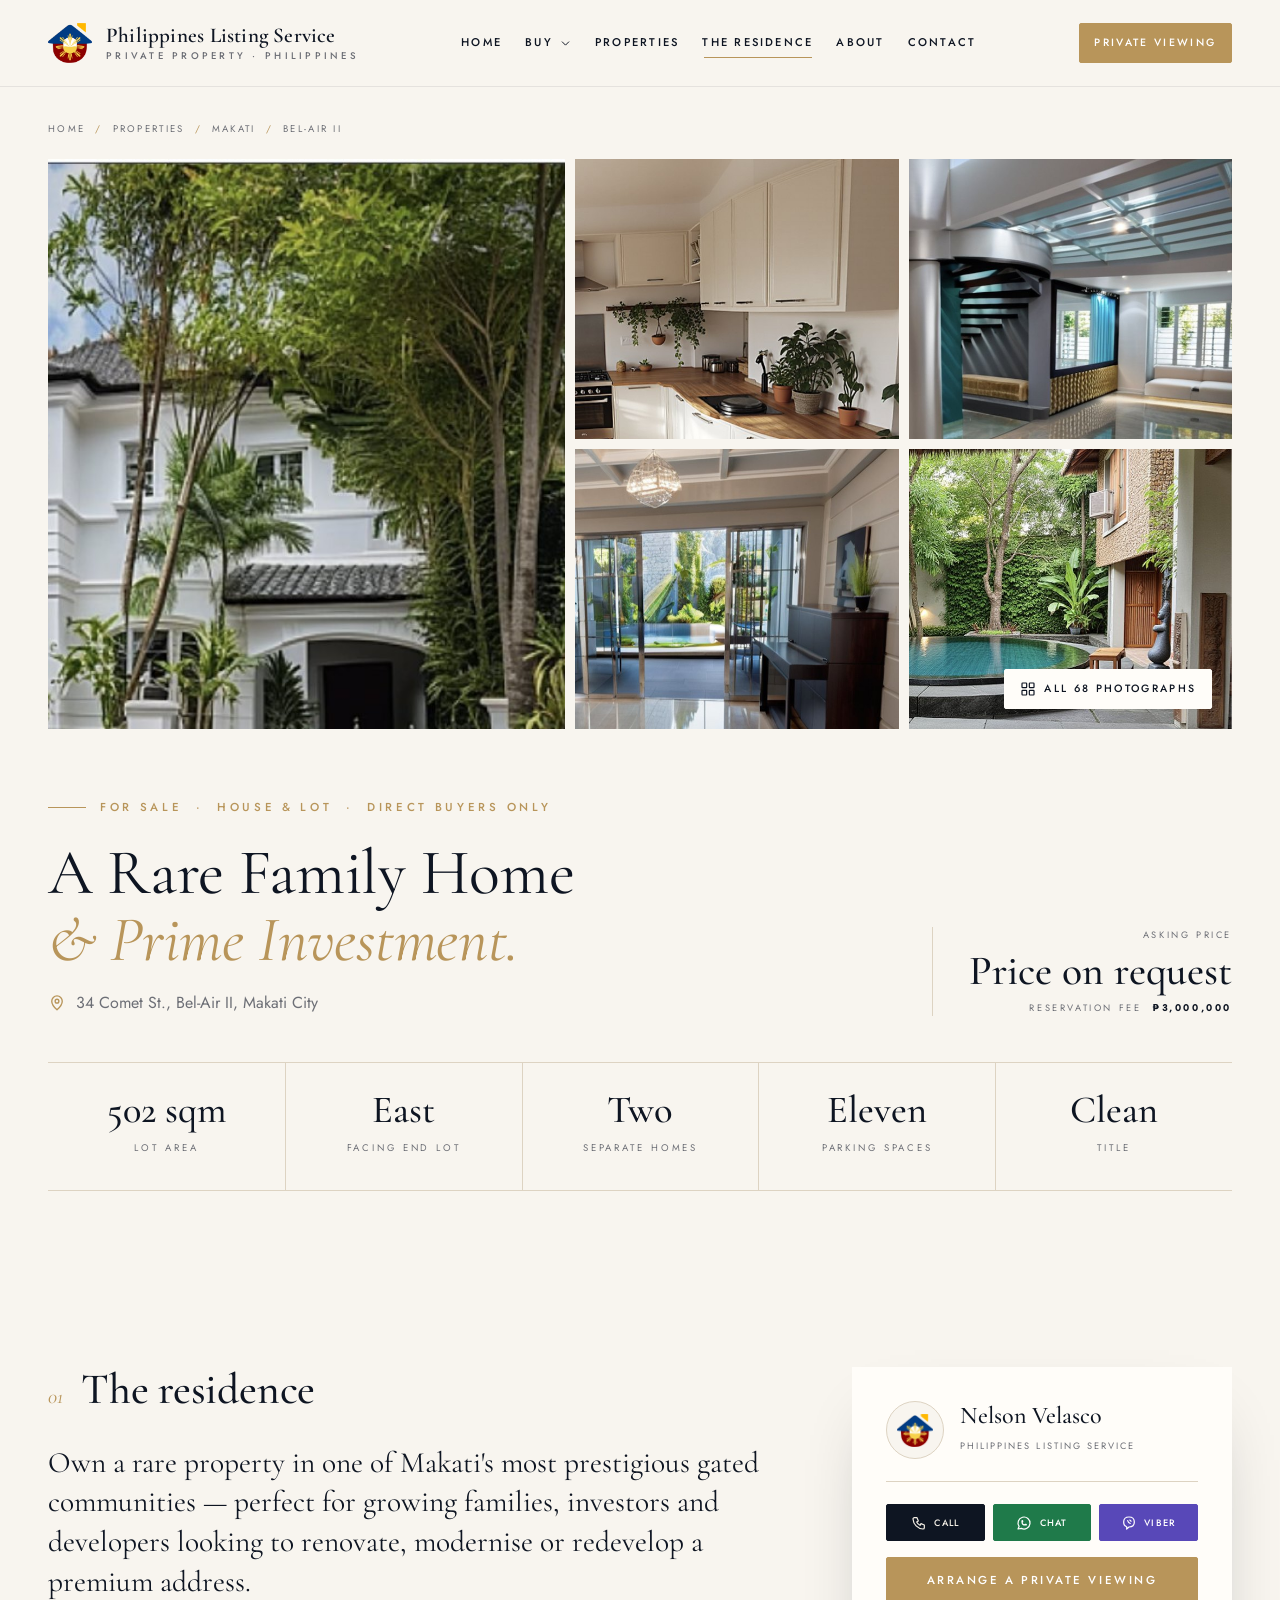
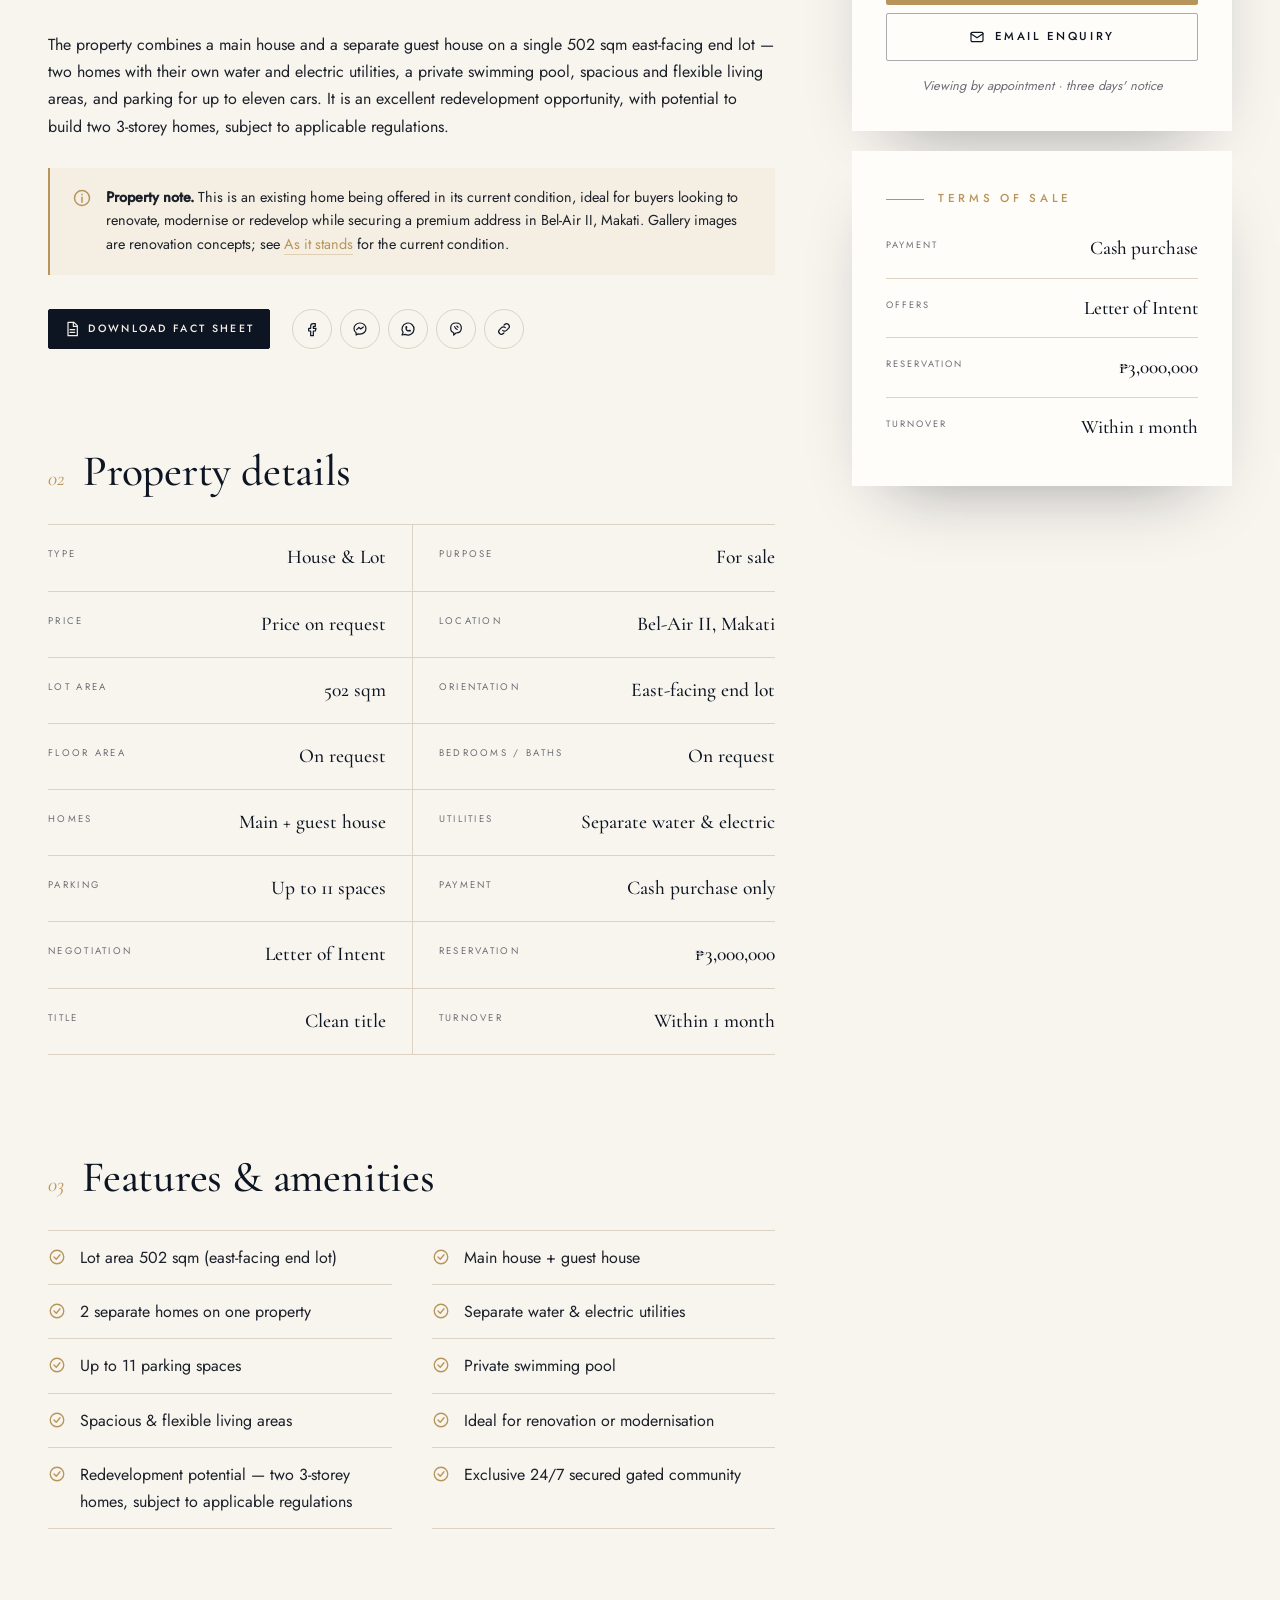
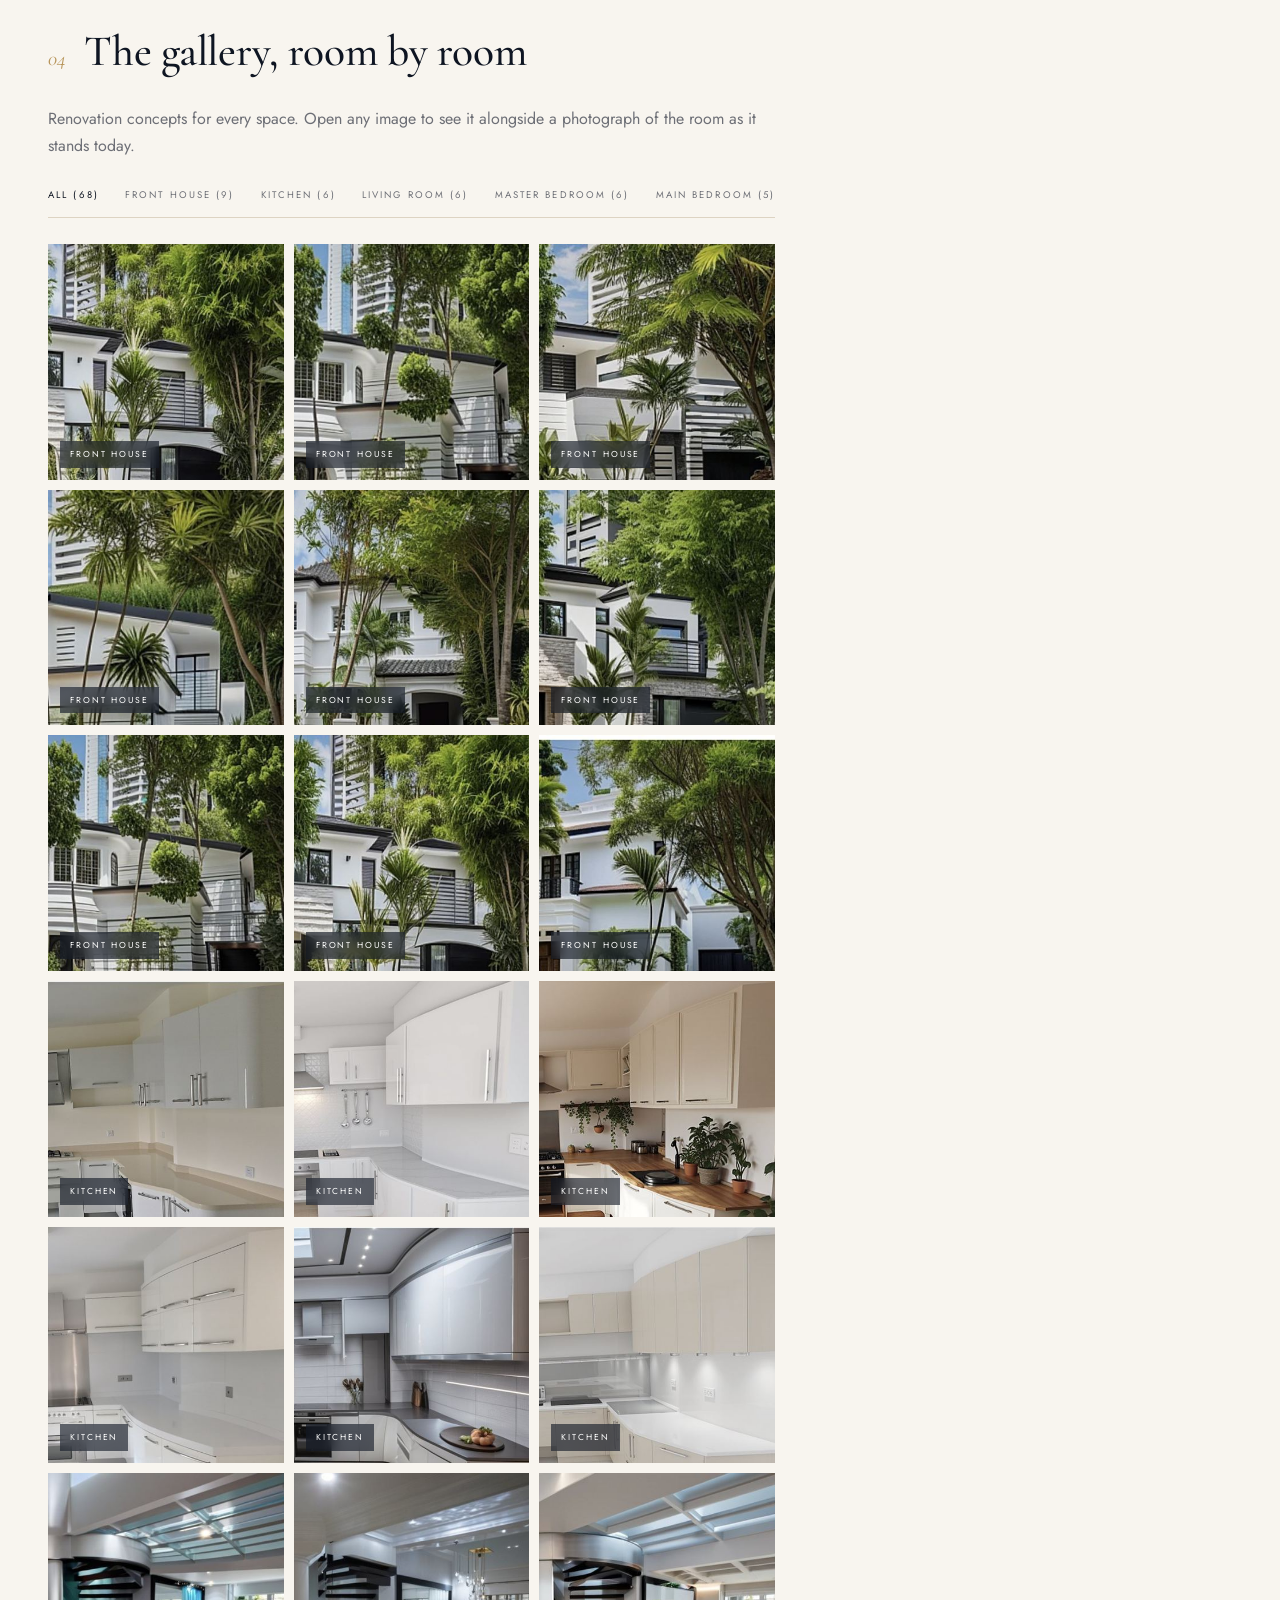
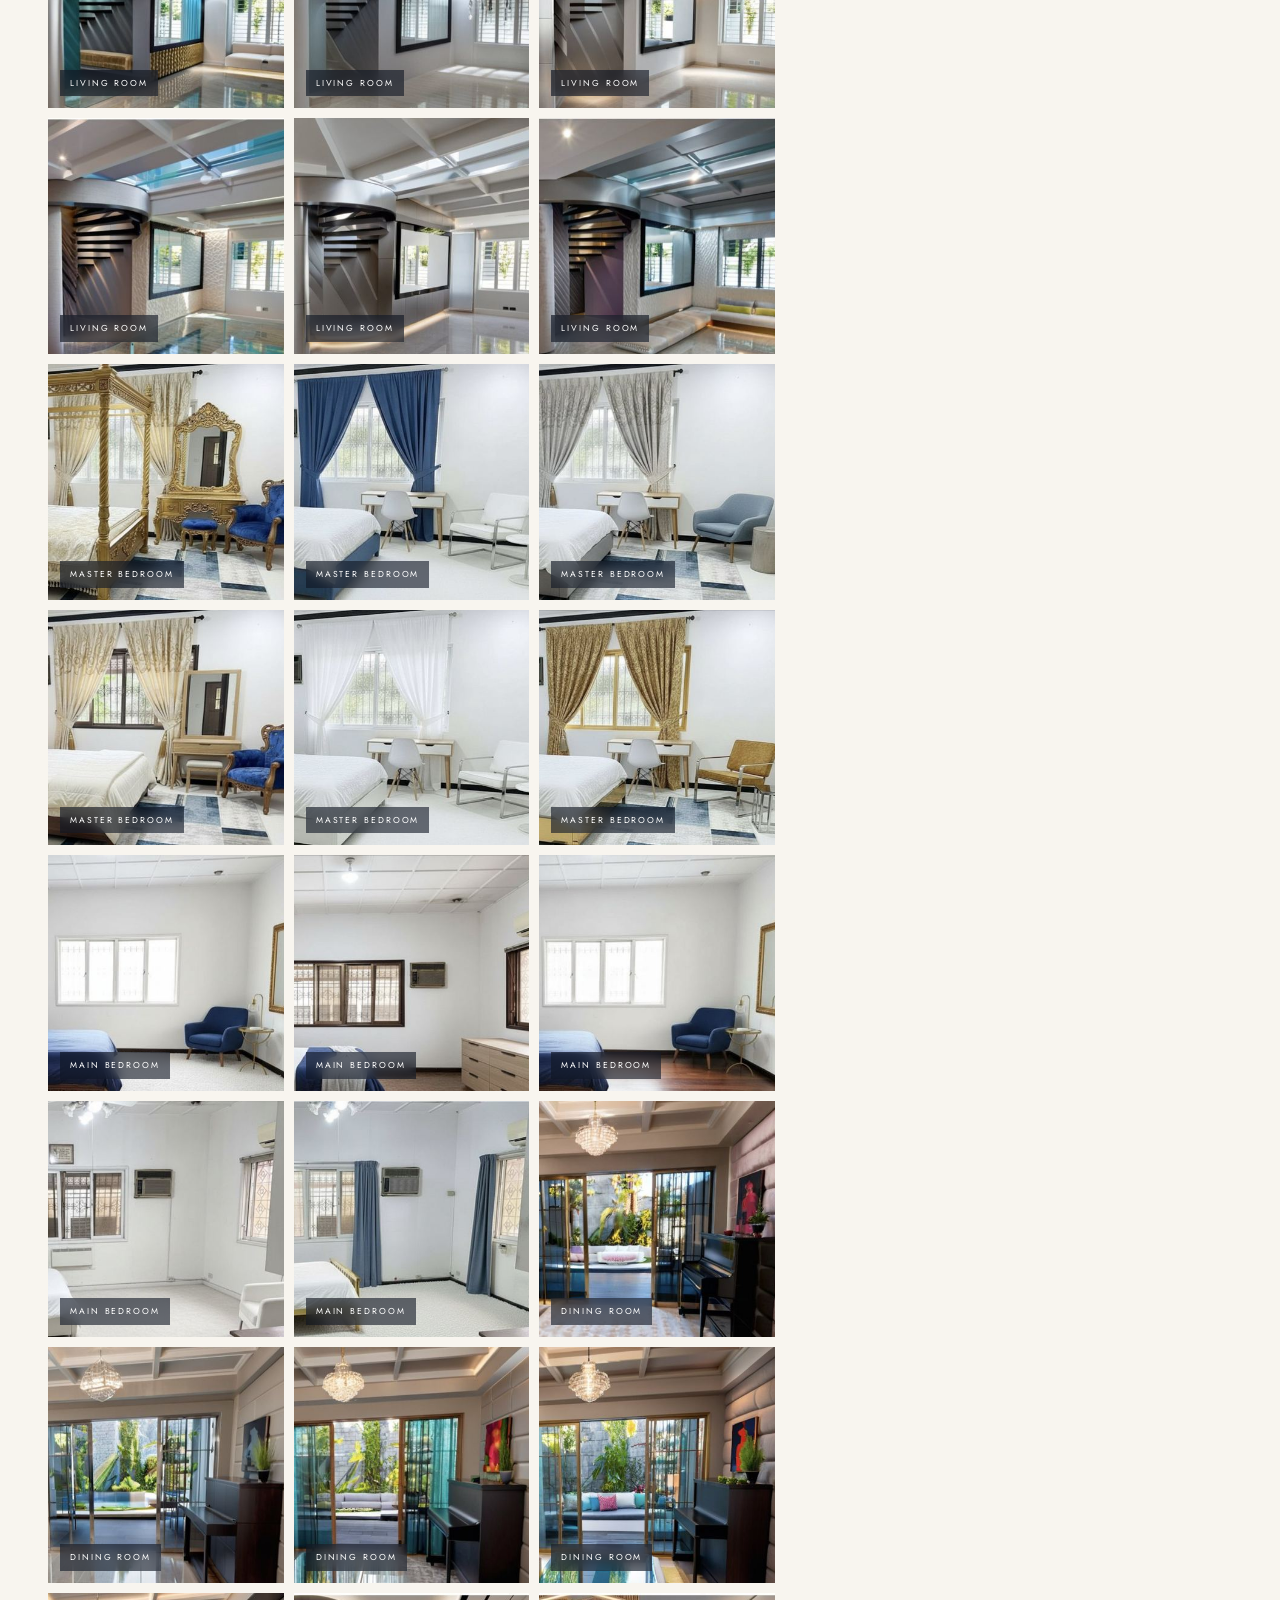
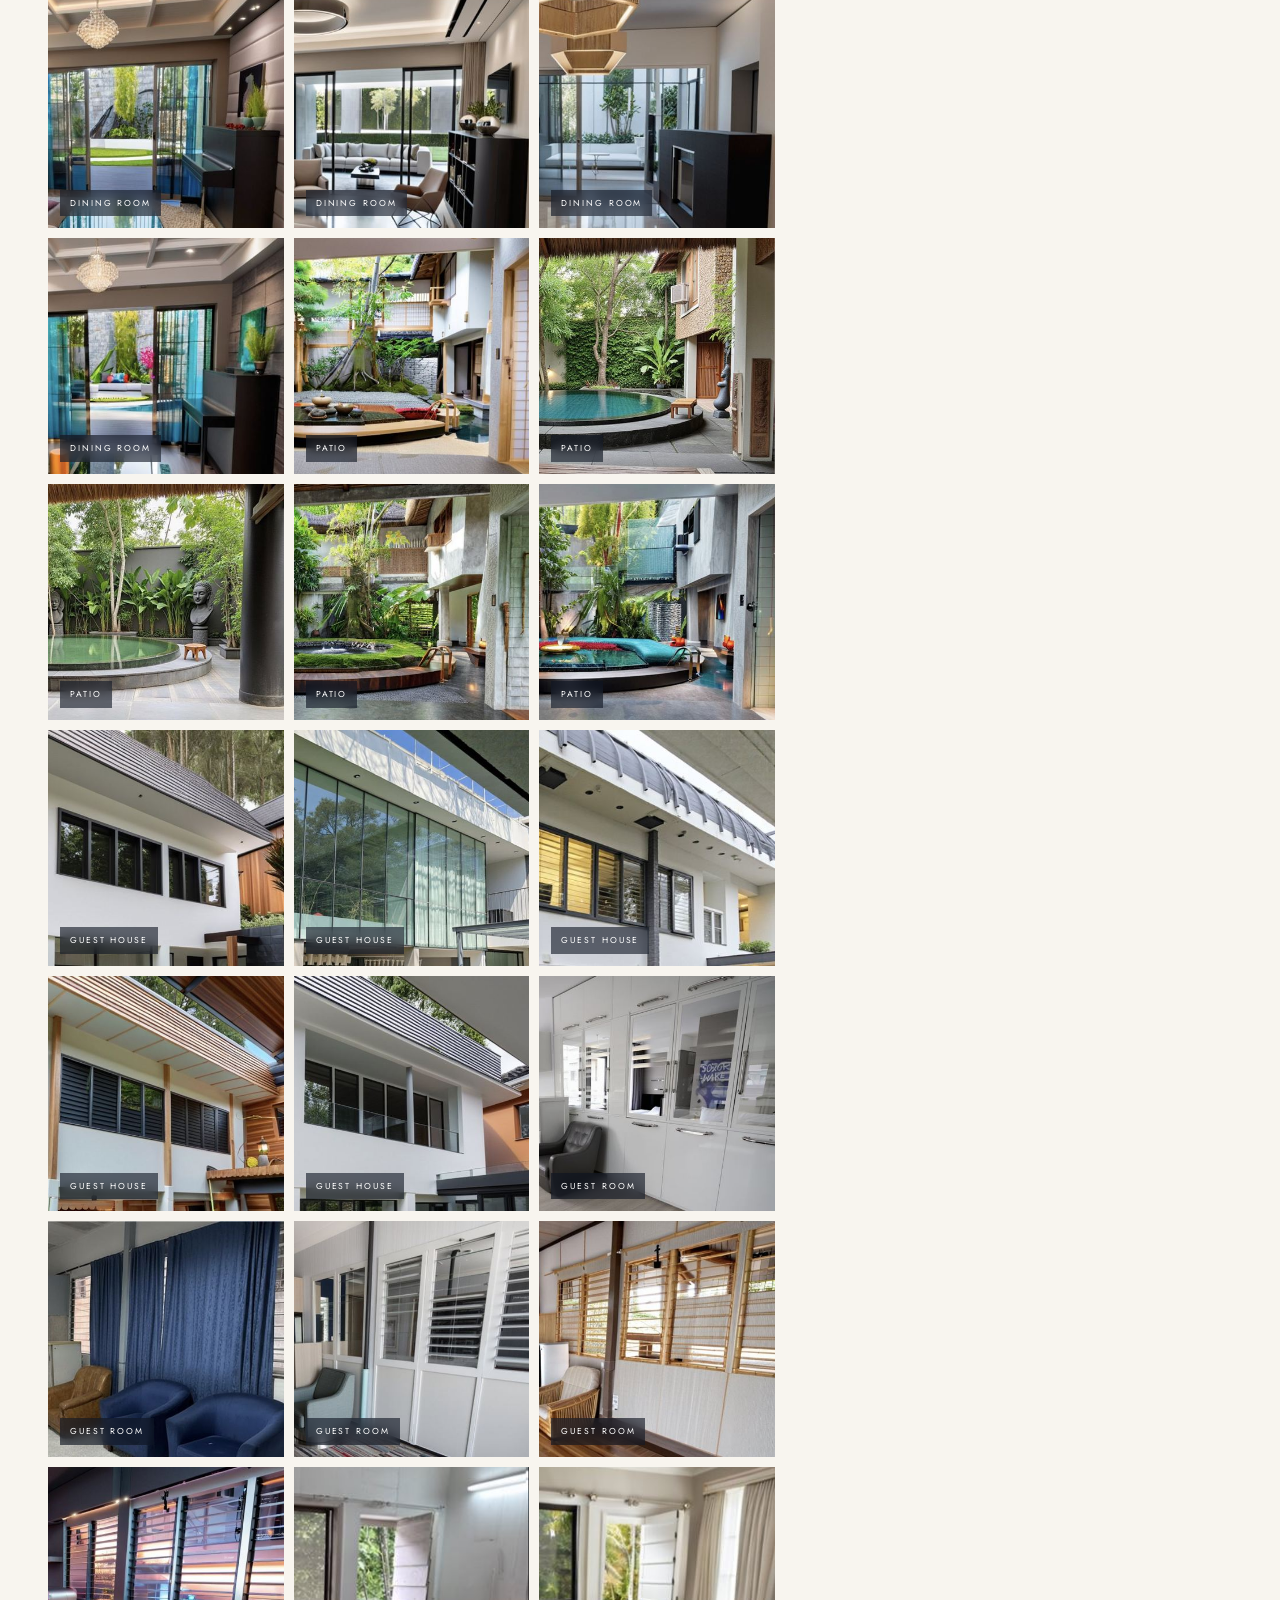
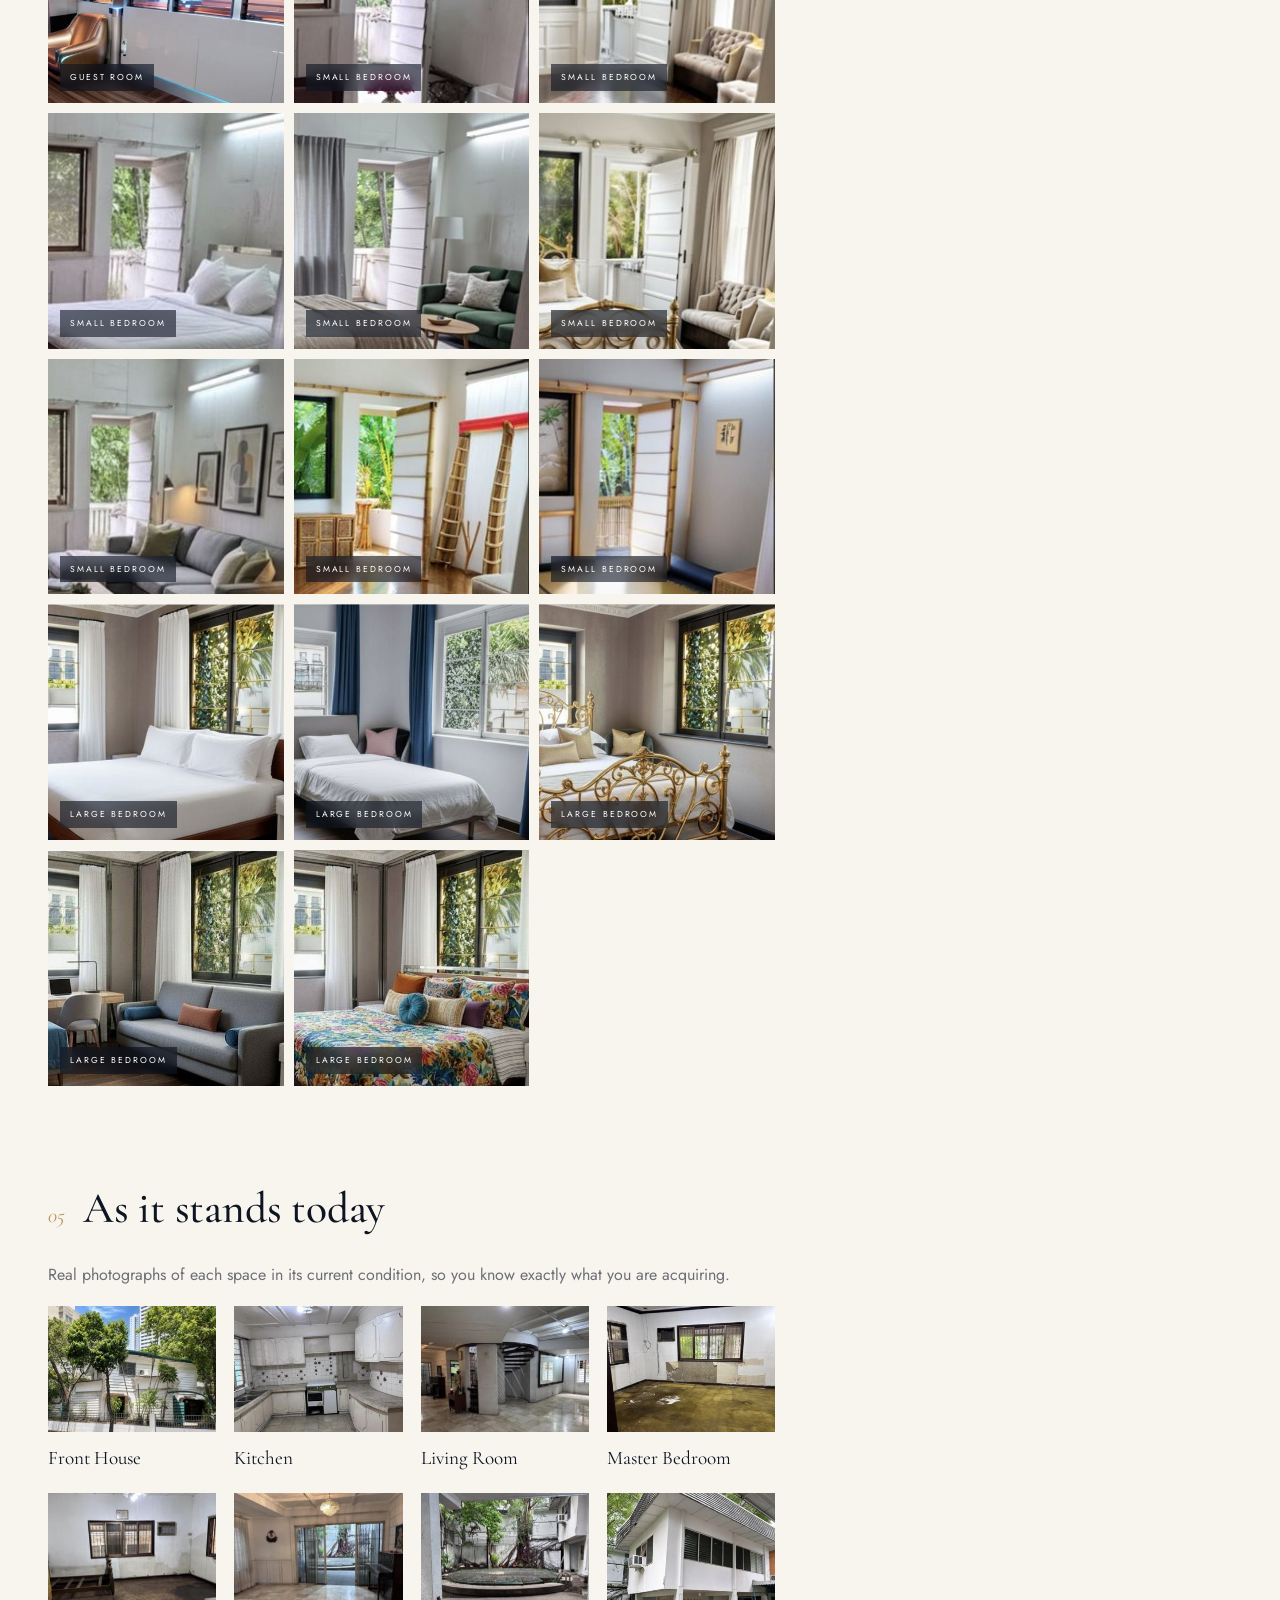
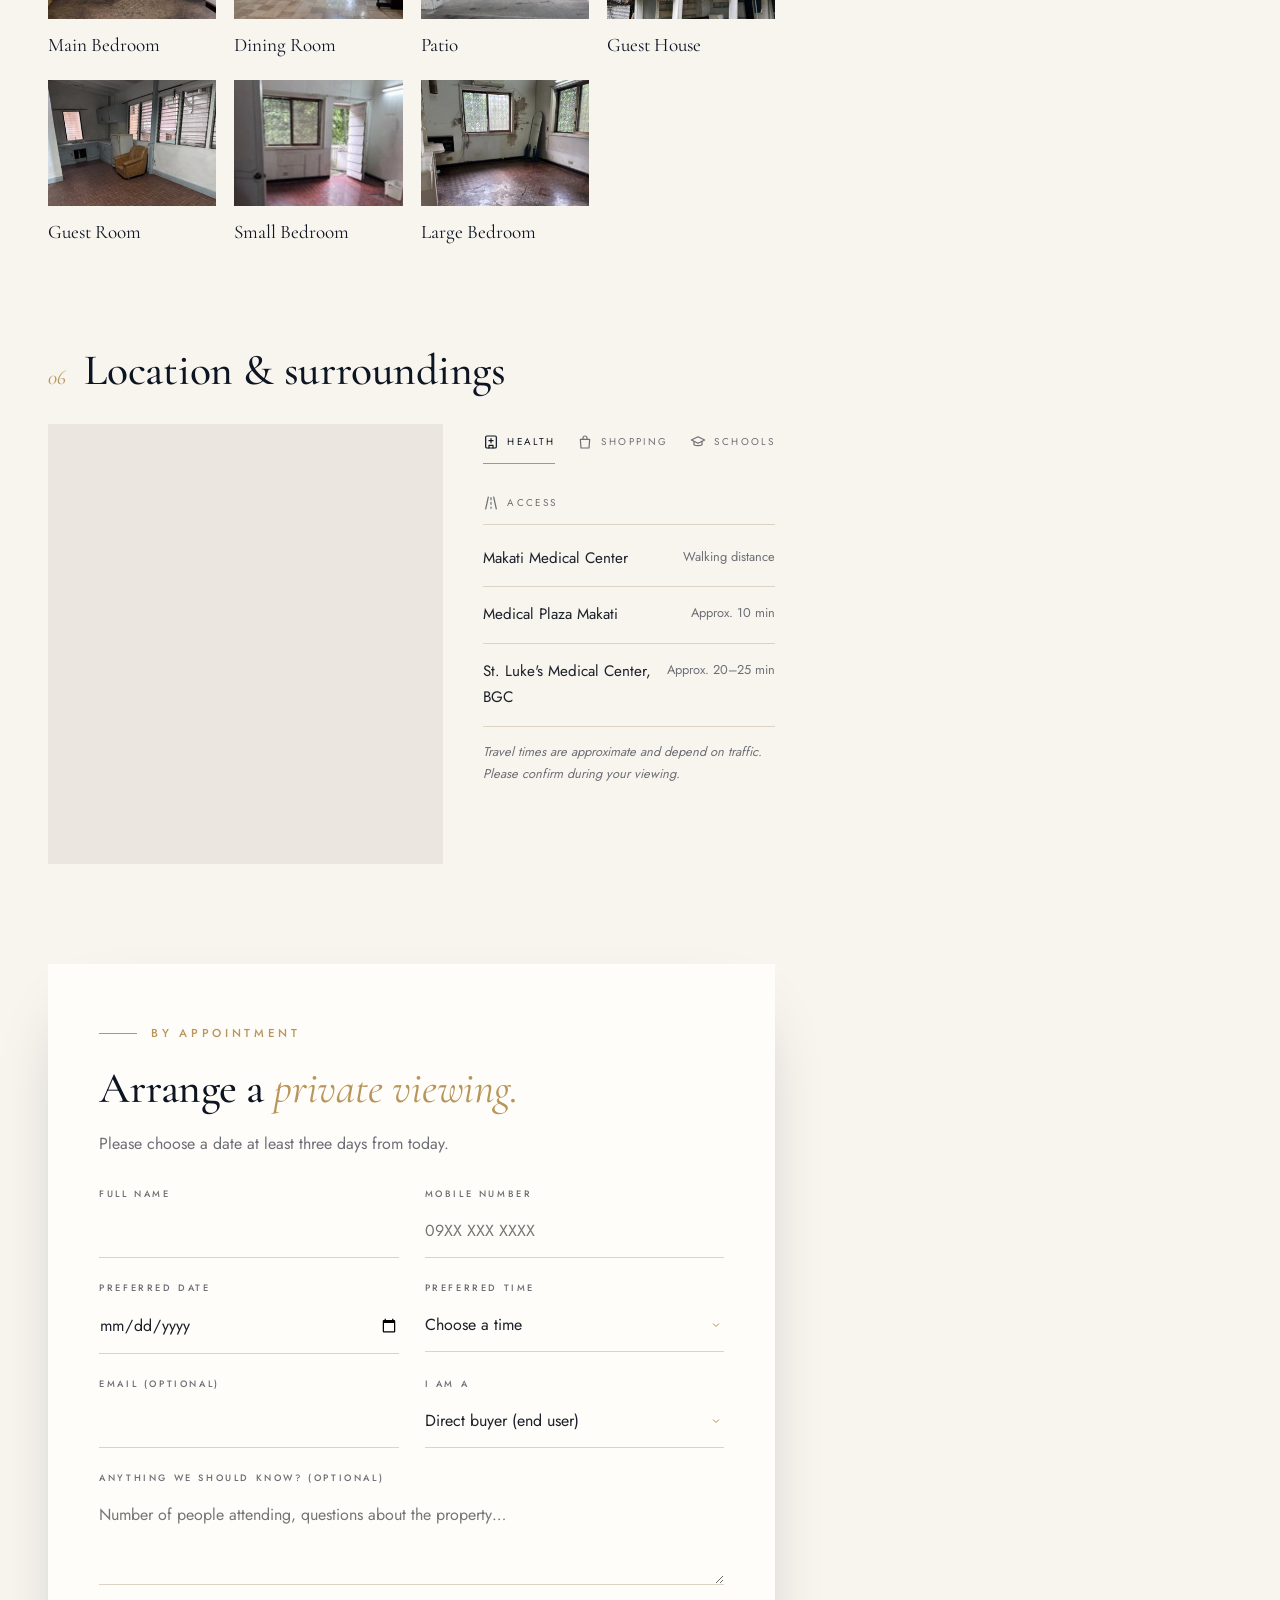
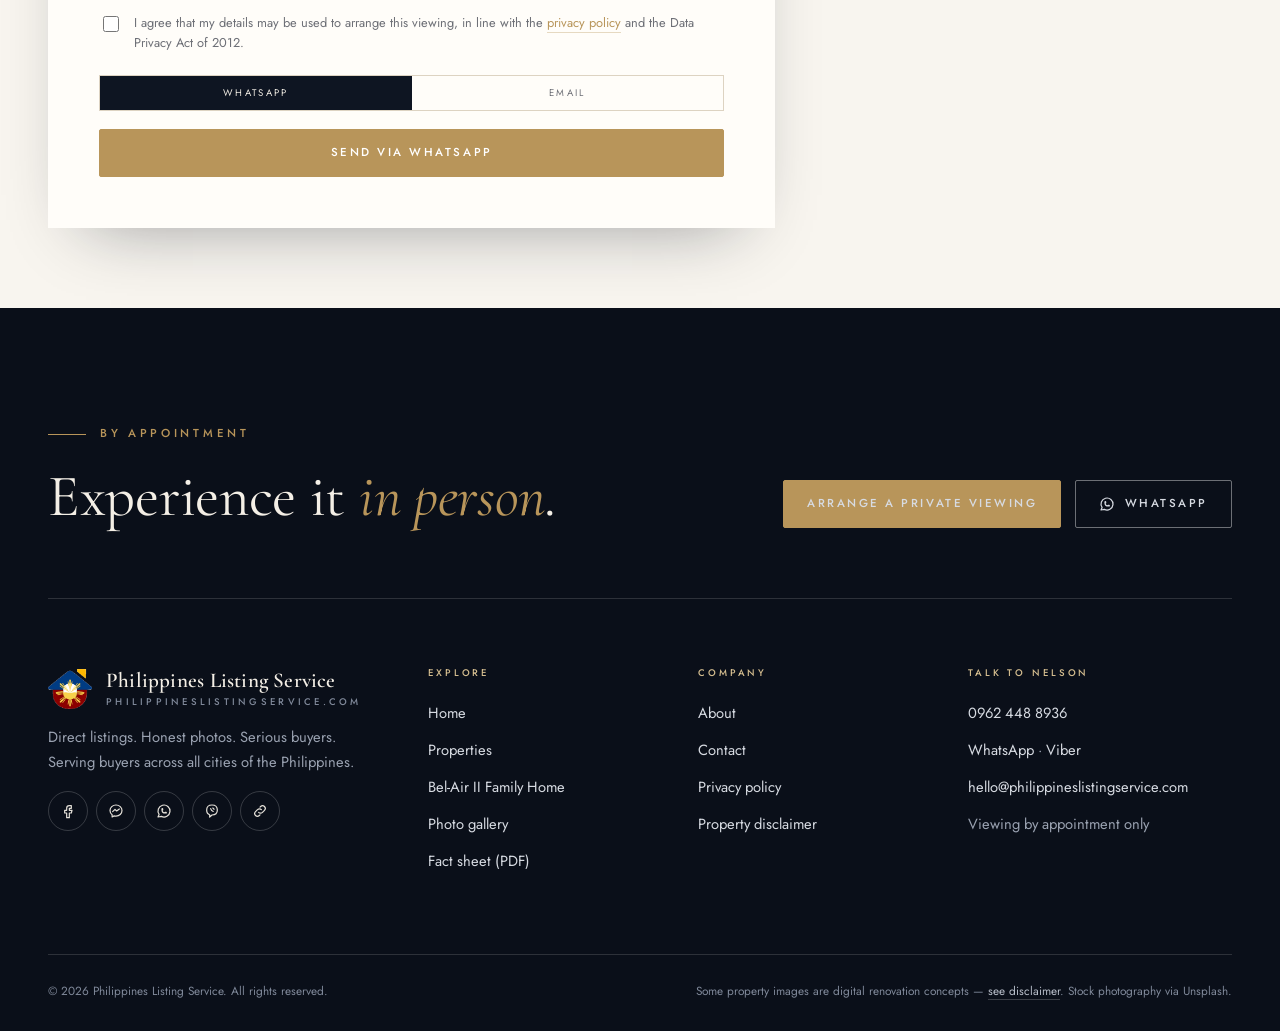
<file: bel-air-property.html>
<!DOCTYPE html>
<html lang="en">
<head>
<meta charset="utf-8">
<meta name="viewport" content="width=device-width, initial-scale=1">
<title>House & Lot for Sale, 34 Comet St., Bel-Air II, Makati — 502 sqm | Philippines Listing Service</title>
<meta name="description" content="502 sqm east-facing end lot in Bel-Air II, Makati: main house + guest house, separate utilities, private pool, up to 11 parking, clean title. Cash purchase, LOI, turnover within 1 month. 68 photos by room.">
<link rel="canonical" href="https://philippineslistingservice.com/bel-air-property.html">
<meta property="og:type" content="website">
<meta property="og:site_name" content="Philippines Listing Service">
<meta property="og:title" content="For Sale: 502 sqm Family Home & Guest House — Bel-Air II, Makati">
<meta property="og:description" content="Two homes on one property, private pool, up to 11 parking, clean title. Viewing by appointment — direct buyers only.">
<meta property="og:image" content="https://philippineslistingservice.com/images/social/og-bel-air.jpg">
<meta property="og:url" content="https://philippineslistingservice.com/bel-air-property.html">
<meta name="twitter:card" content="summary_large_image">
<meta name="theme-color" content="#0e1522">
<link rel="icon" type="image/png" sizes="32x32" href="images/brand/favicon-32.png">
<link rel="apple-touch-icon" href="images/brand/apple-touch-icon.png">
<link rel="preload" href="assets/fonts/cormorant-garamond-latin-500-normal.woff2" as="font" type="font/woff2" crossorigin>
<link rel="stylesheet" href="assets/css/style.css">
<script type="application/ld+json">
{"@context":"https://schema.org","@type":"RealEstateListing","name":"Rare Family Home & Prime Investment Opportunity — Bel-Air II, Makati","url":"https://philippineslistingservice.com/bel-air-property.html","image":"https://philippineslistingservice.com/images/property/front-house/belair-front-house-001-c.jpg",
 "about":{"@type":"SingleFamilyResidence","name":"Bel-Air II family home","address":{"@type":"PostalAddress","streetAddress":"34 Comet St., Bel-Air II","addressLocality":"Makati City","addressRegion":"Metro Manila","addressCountry":"PH"},"amenityFeature":[{"@type":"LocationFeatureSpecification","name":"Private swimming pool","value":true},{"@type":"LocationFeatureSpecification","name":"Guest house","value":true},{"@type":"LocationFeatureSpecification","name":"24/7 gated security","value":true}]},
 "offers":{"@type":"Offer","availability":"https://schema.org/InStock","seller":{"@type":"RealEstateAgent","name":"Philippines Listing Service","telephone":"+639624488936"}}}
</script>
</head>
<body>
<div id="site-header"></div>

<main id="main">
  <div class="wrap prop-top">
    <nav class="crumbs" aria-label="Breadcrumb"><a href="index.html">Home</a><span>/</span><a href="properties.html">Properties</a><span>/</span>Makati<span>/</span>Bel-Air II</nav>
    <div class="mosaic" data-mosaic></div>

    <header class="prop-head" id="overview">
      <div>
        <span class="eyebrow">For sale &nbsp;·&nbsp; House &amp; Lot &nbsp;·&nbsp; Direct buyers only</span>
        <h1>A Rare Family Home<br><em>&amp; Prime Investment.</em></h1>
        <div class="prop-head__addr" data-icon="pin"><span data-bind="p.address">34 Comet St., Bel-Air II, Makati City</span></div>
      </div>
      <div class="prop-price"><small>Asking price</small><strong data-price>Price on request</strong><small>Reservation fee &nbsp;<b style="color:var(--ink)" data-bind="p.reservationFee">₱3,000,000</b></small></div>
    </header>
    <div class="lux-stats lux-stats--light">
      <div><b>502 sqm</b><span>Lot area</span></div>
      <div><b>East</b><span>Facing end lot</span></div>
      <div><b>Two</b><span>Separate homes</span></div>
      <div><b>Eleven</b><span>Parking spaces</span></div>
      <div><b>Clean</b><span>Title</span></div>
    </div>
  </div>

  <nav class="subnav" aria-label="On this page" style="margin-top:50px"><div class="wrap">
    <a href="#about">The residence</a><a href="#details">Details</a><a href="#features">Features</a><a href="#gallery">Gallery</a><a href="#as-is">As it stands</a><a href="#location">Location</a><a href="#viewing">Private viewing</a>
  </div></nav>

  <div class="wrap listing">
    <div>
      <section class="block" id="about" aria-labelledby="a0">
        <div class="block__head"><span class="num">01</span><h2 id="a0">The residence</h2></div>
        <p class="prop-lede">Own a rare property in one of Makati's most prestigious gated communities — perfect for growing families, investors and developers looking to renovate, modernise or redevelop a premium address.</p>
        <p>The property combines a main house and a separate guest house on a single 502 sqm east-facing end lot — two homes with their own water and electric utilities, a private swimming pool, spacious and flexible living areas, and parking for up to eleven cars. It is an excellent redevelopment opportunity, with potential to build two 3-storey homes, subject to applicable regulations.</p>
        <div class="notice" data-icon="info" style="margin-top:28px"><span><b>Property note.</b> This is an existing home being offered in its current condition, ideal for buyers looking to renovate, modernise or redevelop while securing a premium address in Bel-Air II, Makati. Gallery images are renovation concepts; see <a href="#as-is">As it stands</a> for the current condition.</span></div>
        <div style="display:flex;gap:22px;flex-wrap:wrap;margin-top:34px;align-items:center">
          <a class="btn btn--navy btn--sm" href="fact-sheet.html?print=1" target="_blank" rel="noopener" data-icon="doc">Download fact sheet</a>
          <div class="share" data-share></div>
        </div>
      </section>

      <section class="block" id="details" aria-labelledby="a1">
        <div class="block__head"><span class="num">02</span><h2 id="a1">Property details</h2></div>
        <dl class="details">
          <div><dt>Type</dt><dd>House &amp; Lot</dd></div>
          <div><dt>Purpose</dt><dd>For sale</dd></div>
          <div><dt>Price</dt><dd data-price>Price on request</dd></div>
          <div><dt>Location</dt><dd>Bel-Air II, Makati</dd></div>
          <div><dt>Lot area</dt><dd>502 sqm</dd></div>
          <div><dt>Orientation</dt><dd>East-facing end lot</dd></div>
          <div><dt>Floor area</dt><dd data-bind="p.floorArea" data-fallback="On request">On request</dd></div>
          <div><dt>Bedrooms / baths</dt><dd><span data-bind="p.bedrooms" data-fallback="On request">On request</span></dd></div>
          <div><dt>Homes</dt><dd>Main + guest house</dd></div>
          <div><dt>Utilities</dt><dd>Separate water &amp; electric</dd></div>
          <div><dt>Parking</dt><dd>Up to 11 spaces</dd></div>
          <div><dt>Payment</dt><dd>Cash purchase only</dd></div>
          <div><dt>Negotiation</dt><dd>Letter of Intent</dd></div>
          <div><dt>Reservation</dt><dd>₱3,000,000</dd></div>
          <div><dt>Title</dt><dd>Clean title</dd></div>
          <div><dt>Turnover</dt><dd>Within 1 month</dd></div>
        </dl>
      </section>

      <section class="block" id="features" aria-labelledby="a2">
        <div class="block__head"><span class="num">03</span><h2 id="a2">Features &amp; amenities</h2></div>
        <ul class="checklist checklist--2">
          <li data-icon="check">Lot area 502 sqm (east-facing end lot)</li>
          <li data-icon="check">Main house + guest house</li>
          <li data-icon="check">2 separate homes on one property</li>
          <li data-icon="check">Separate water &amp; electric utilities</li>
          <li data-icon="check">Up to 11 parking spaces</li>
          <li data-icon="check">Private swimming pool</li>
          <li data-icon="check">Spacious &amp; flexible living areas</li>
          <li data-icon="check">Ideal for renovation or modernisation</li>
          <li data-icon="check">Redevelopment potential — two 3-storey homes, subject to applicable regulations</li>
          <li data-icon="check">Exclusive 24/7 secured gated community</li>
        </ul>
      </section>

      <section class="block" id="gallery" aria-labelledby="a3">
        <div class="block__head"><span class="num">04</span><h2 id="a3">The gallery, room by room</h2></div>
        <p style="color:var(--muted)">Renovation concepts for every space. Open any image to see it alongside a photograph of the room as it stands today.</p>
        <div class="rtabs" role="tablist" aria-label="Filter photos by room" data-room-tabs></div>
        <div class="gallery" data-gallery></div>
      </section>

      <section class="block" id="as-is" aria-labelledby="a4">
        <div class="block__head"><span class="num">05</span><h2 id="a4">As it stands today</h2></div>
        <p style="color:var(--muted)">Real photographs of each space in its current condition, so you know exactly what you are acquiring.</p>
        <div class="asis" data-asis></div>
      </section>

      <section class="block" id="location" aria-labelledby="a5">
        <div class="block__head"><span class="num">06</span><h2 id="a5">Location &amp; surroundings</h2></div>
        <div class="nearby" data-nearby>
          <div class="map">
            <iframe title="Map of Comet St., Bel-Air II, Makati" loading="lazy" referrerpolicy="no-referrer-when-downgrade" src="https://maps.google.com/maps?q=Comet%20St%2C%20Bel-Air%2C%20Makati%2C%20Metro%20Manila&z=16&output=embed"></iframe>
          </div>
          <div>
            <div class="ntabs" role="tablist">
              <button type="button" role="tab" aria-selected="true" data-tab="health" data-icon="hospital">Health</button>
              <button type="button" role="tab" aria-selected="false" data-tab="malls" data-icon="bag">Shopping</button>
              <button type="button" role="tab" aria-selected="false" data-tab="schools" data-icon="school">Schools</button>
              <button type="button" role="tab" aria-selected="false" data-tab="roads" data-icon="road">Access</button>
            </div>
            <ul class="nlist" data-list="health">
              <li>Makati Medical Center<span>Walking distance</span></li>
              <li>Medical Plaza Makati<span>Approx. 10 min</span></li>
              <li>St. Luke's Medical Center, BGC<span>Approx. 20–25 min</span></li>
            </ul>
            <ul class="nlist" data-list="malls" hidden>
              <li>Greenbelt &amp; Glorietta<span>Minutes away</span></li>
              <li>Landmark &amp; SM Makati<span>Minutes away</span></li>
              <li>Century City Mall<span>Approx. 5 min</span></li>
              <li>Power Plant Mall, Rockwell<span>Approx. 5–12 min</span></li>
              <li>Ayala Triangle Gardens<span>Approx. 10 min</span></li>
            </ul>
            <ul class="nlist" data-list="schools" hidden>
              <li>Asian Institute of Management<span>Makati CBD</span></li>
              <li>Ateneo Graduate School of Business<span>Rockwell</span></li>
              <li>Don Bosco Technical Institute<span>Makati</span></li>
              <li>Colegio San Agustin – Makati<span>Dasmariñas Village</span></li>
              <li>Assumption College San Lorenzo<span>San Lorenzo</span></li>
              <li>Mapúa University Makati<span>Makati</span></li>
            </ul>
            <ul class="nlist" data-list="roads" hidden>
              <li>Makati Avenue &amp; Jupiter Street<span>Nearby</span></li>
              <li>Makati CBD / Ayala Avenue<span>Minutes away</span></li>
              <li>Kalayaan Avenue to BGC<span>Approx. 15–25 min</span></li>
              <li>EDSA &amp; Buendia (Gil Puyat)<span>Nearby</span></li>
              <li>NAIA airport<span>Approx. 30–45 min</span></li>
            </ul>
            <p class="small-note">Travel times are approximate and depend on traffic. Please confirm during your viewing.</p>
          </div>
        </div>
      </section>

      <section class="block" id="viewing" aria-labelledby="v-title" style="margin-bottom:0">
        <form class="form-card" data-lead="viewing" novalidate>
          <div class="form-body">
            <span class="eyebrow">By appointment</span>
            <h2 id="v-title" style="font-size:clamp(2rem,3.4vw,2.8rem)">Arrange a <em>private viewing.</em></h2>
            <p style="color:var(--muted);margin:0">Please choose a date at least three days from today.</p>
            <div class="form-grid">
              <div class="field"><label for="v-name">Full name</label><input id="v-name" name="name" autocomplete="name" required><span class="field__err">Please enter your name.</span></div>
              <div class="field"><label for="v-phone">Mobile number</label><input id="v-phone" name="phone" type="tel" autocomplete="tel" placeholder="09XX XXX XXXX" required><span class="field__err">Please enter a valid mobile number.</span></div>
              <div class="field"><label for="v-date">Preferred date</label><input id="v-date" name="date" type="date" data-min3 required><span class="field__err">Please pick a date at least 3 days ahead.</span></div>
              <div class="field"><label for="v-time">Preferred time</label><select id="v-time" name="time" required><option value="">Choose a time</option><option>9:00 AM – 11:00 AM</option><option>11:00 AM – 1:00 PM</option><option>1:00 PM – 3:00 PM</option><option>3:00 PM – 5:00 PM</option></select><span class="field__err">Please choose a time.</span></div>
              <div class="field"><label for="v-email">Email (optional)</label><input id="v-email" name="email" type="email" autocomplete="email"><span class="field__err">Please check the email address.</span></div>
              <div class="field"><label for="v-buyer">I am a</label><select id="v-buyer" name="buyer"><option>Direct buyer (end user)</option><option>Investor</option><option>Developer</option><option>Buying for a company</option></select></div>
              <div class="field full"><label for="v-msg">Anything we should know? (optional)</label><textarea id="v-msg" name="message" placeholder="Number of people attending, questions about the property…"></textarea></div>
            </div>
            <div class="hp" aria-hidden="true"><label>Leave this empty<input name="website" tabindex="-1" autocomplete="off"></label></div>
            <label class="consent"><input type="checkbox" name="consent" required><span>I agree that my details may be used to arrange this viewing, in line with the <a href="privacy.html">privacy policy</a> and the Data Privacy Act of 2012.</span></label>
            <div class="seg" role="tablist" aria-label="Send using"><button type="button" data-ch="wa" aria-selected="true">WhatsApp</button><button type="button" data-ch="mail" aria-selected="false">Email</button></div>
            <div class="form-actions"><button class="btn btn--primary btn--block" type="submit"><span data-submit-label>Send via WhatsApp</span></button></div>
          </div>
          <div class="form-success" role="status"><svg viewBox="0 0 24 24" fill="none" stroke="currentColor" stroke-width="1.2"><circle cx="12" cy="12" r="9"/><path d="m8 12 3 3 5-6"/></svg><h3>Request ready to send</h3><p style="color:var(--muted)">Your viewing request has opened in WhatsApp or your email app. Press <b>Send</b> there and we'll confirm your appointment.</p><button type="button" class="btn btn--ghost btn--sm" data-again>Request another time</button></div>
        </form>
      </section>
    </div>

    <aside class="side" aria-label="Contact the seller's representative">
      <div class="form-card">
        <div class="agent">
          <div class="agent__avatar"><img src="images/brand/pls-logo.png" alt=""></div>
          <div><b data-bind="agent.name">Nelson Velasco</b><small>Philippines Listing Service</small></div>
        </div>
        <div class="quick">
          <a class="btn btn--navy" data-href="tel" href="#" data-icon="phone">Call</a>
          <a class="btn btn--wa" data-href="wa" href="#" data-icon="wa">Chat</a>
          <a class="btn btn--viber" data-href="viber" href="#" data-icon="viber">Viber</a>
        </div>
        <a class="btn btn--primary btn--block" href="#viewing" style="margin-top:6px">Arrange a private viewing</a>
        <a class="btn btn--ghost btn--block" data-href="mail" href="#" data-icon="mail" style="margin-top:8px">Email enquiry</a>
        <p class="small-note" style="text-align:center;margin-bottom:0">Viewing by appointment · three days' notice</p>
      </div>
      <div class="form-card" style="padding:30px 34px">
        <span class="eyebrow" style="margin-bottom:10px">Terms of sale</span>
        <ul class="terms-list">
          <li><span>Payment</span><b>Cash purchase</b></li>
          <li><span>Offers</span><b>Letter of Intent</b></li>
          <li><span>Reservation</span><b>₱3,000,000</b></li>
          <li><span>Turnover</span><b>Within 1 month</b></li>
        </ul>
      </div>
    </aside>
  </div>
</main>

<div id="site-footer"></div>
<script src="assets/js/config.js"></script>
<script src="assets/js/main.js"></script>
</body>
</html>
</file>
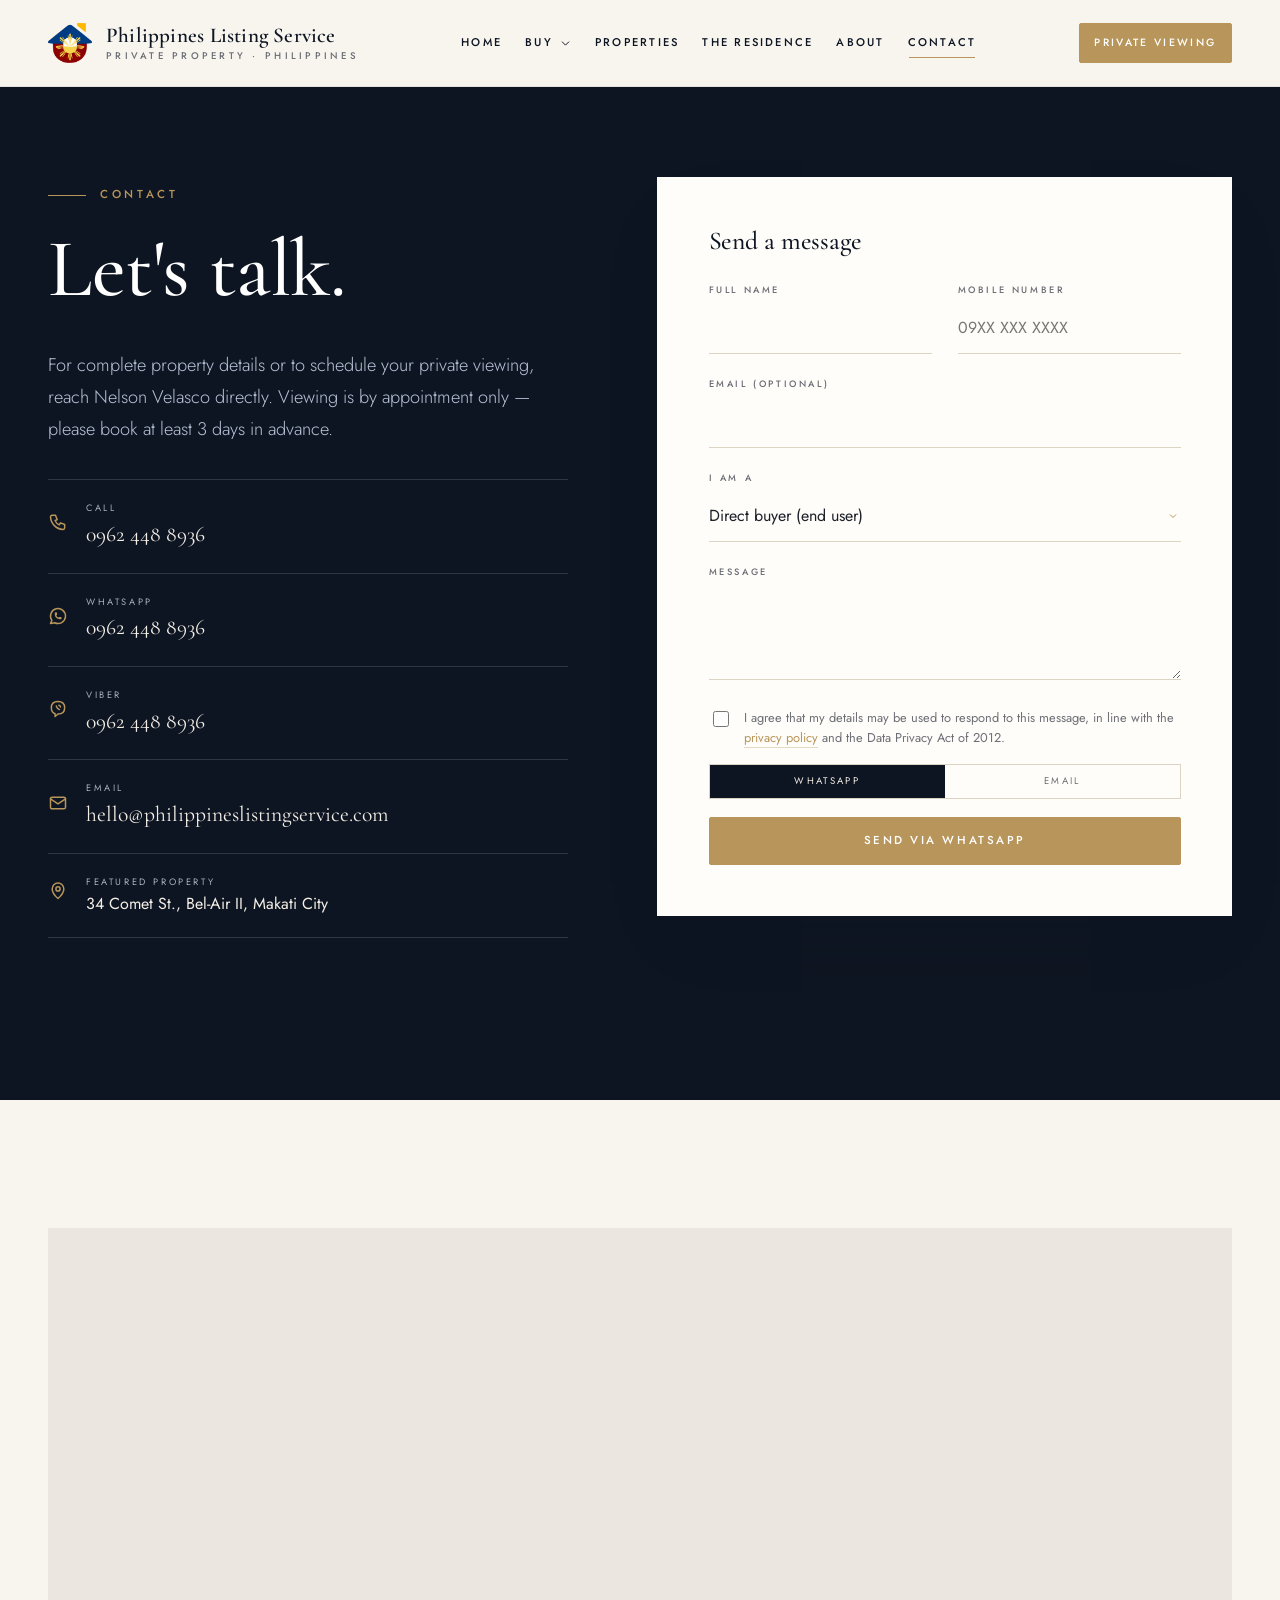
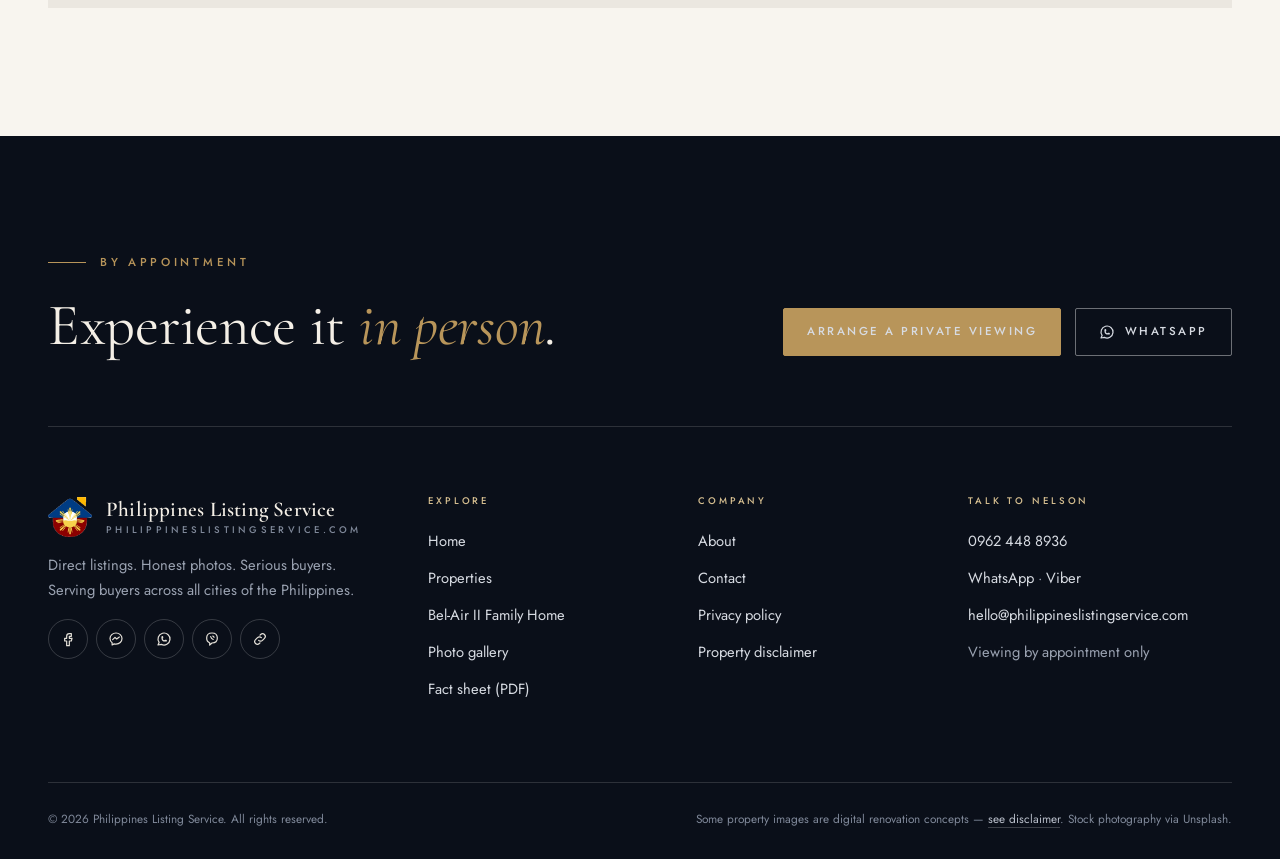
<file: contact.html>
<!DOCTYPE html>
<html lang="en">
<head>
<meta charset="utf-8">
<meta name="viewport" content="width=device-width, initial-scale=1">
<title>Contact Us | Philippines Listing Service</title>
<meta name="description" content="Contact Nelson Velasco of Philippines Listing Service by phone, WhatsApp, Viber or email for property details or to book a private viewing in Bel-Air II, Makati.">
<link rel="canonical" href="https://philippineslistingservice.com/contact.html">
<meta property="og:title" content="Contact Philippines Listing Service">
<meta property="og:image" content="https://philippineslistingservice.com/images/social/og-bel-air.jpg">
<meta name="theme-color" content="#0b1d3a">
<link rel="icon" type="image/png" sizes="32x32" href="images/brand/favicon-32.png">
<link rel="apple-touch-icon" href="images/brand/apple-touch-icon.png">
<link rel="preload" href="assets/fonts/cormorant-garamond-latin-500-normal.woff2" as="font" type="font/woff2" crossorigin>
<link rel="stylesheet" href="assets/css/style.css">
</head>
<body>
<div id="site-header"></div>
<main id="main">
  <section class="section section--navy" style="padding-top:clamp(56px,7vw,96px)">
    <div class="wrap enquire">
      <div>
        <span class="eyebrow" style="color:var(--gold)">Contact</span>
        <h1 style="color:#fff">Let's talk.</h1>
        <p class="lead" style="color:#b9c4d8">For complete property details or to schedule your private viewing, reach <span data-bind="agent.name">Nelson Velasco</span> directly. Viewing is by appointment only — please book at least 3 days in advance.</p>
        <ul class="contact-list">
          <li><a data-href="tel" href="#"><span data-icon="phone"></span><span><small>Call</small><span data-bind="agent.phoneDisplay">0962 448 8936</span></span></a></li>
          <li><a data-href="wa" href="#"><span data-icon="wa"></span><span><small>WhatsApp</small><span data-bind="agent.phoneDisplay">0962 448 8936</span></span></a></li>
          <li><a data-href="viber" href="#"><span data-icon="viber"></span><span><small>Viber</small><span data-bind="agent.phoneDisplay">0962 448 8936</span></span></a></li>
          <li><a data-href="mail" href="#"><span data-icon="mail"></span><span><small>Email</small><span data-bind="agent.email">hello@philippineslistingservice.com</span></span></a></li>
          <li><div><span data-icon="pin"></span><span><small>Featured property</small>34 Comet St., Bel-Air II, Makati City</span></div></li>
        </ul>
      </div>
      <form class="form-card" data-lead="enquiry" novalidate>
        <div class="form-body">
          <h2 style="font-size:1.6rem">Send a message</h2>
          <div class="form-grid">
            <div class="field"><label for="c-name">Full name</label><input id="c-name" name="name" autocomplete="name" required><span class="field__err">Please enter your name.</span></div>
            <div class="field"><label for="c-phone">Mobile number</label><input id="c-phone" name="phone" type="tel" autocomplete="tel" placeholder="09XX XXX XXXX" required><span class="field__err">Please enter a valid mobile number.</span></div>
            <div class="field full"><label for="c-email">Email (optional)</label><input id="c-email" name="email" type="email" autocomplete="email"><span class="field__err">Please check the email address.</span></div>
            <div class="field full"><label for="c-buyer">I am a</label><select id="c-buyer" name="buyer"><option>Direct buyer (end user)</option><option>Investor</option><option>Developer</option><option>Buying for a company</option><option>Property owner looking to sell</option></select></div>
            <div class="field full"><label for="c-msg">Message</label><textarea id="c-msg" name="message" required></textarea><span class="field__err">Please add a short message.</span></div>
          </div>
          <div class="hp" aria-hidden="true"><label>Leave this empty<input name="website" tabindex="-1" autocomplete="off"></label></div>
          <label class="consent"><input type="checkbox" name="consent" required><span>I agree that my details may be used to respond to this message, in line with the <a href="privacy.html">privacy policy</a> and the Data Privacy Act of 2012.</span></label>
          <div class="seg" role="tablist" aria-label="Send using" style="margin-top:16px"><button type="button" data-ch="wa" aria-selected="true">WhatsApp</button><button type="button" data-ch="mail" aria-selected="false">Email</button></div>
          <div class="form-actions"><button class="btn btn--primary btn--block" type="submit"><span data-submit-label>Send via WhatsApp</span></button></div>
        </div>
        <div class="form-success" role="status"><svg viewBox="0 0 24 24" fill="none" stroke="currentColor" stroke-width="1.8"><circle cx="12" cy="12" r="9"/><path d="m8 12 3 3 5-6"/></svg><h3>Almost done</h3><p style="color:var(--muted)">Your message has opened in WhatsApp or your email app. Press <b>Send</b> there and we'll reply shortly.</p><button type="button" class="btn btn--ghost btn--sm" data-again>Send another message</button></div>
      </form>
    </div>
  </section>
  <section class="section">
    <div class="wrap">
      <div class="map" style="min-height:380px"><iframe title="Map of Bel-Air II, Makati" loading="lazy" referrerpolicy="no-referrer-when-downgrade" src="https://maps.google.com/maps?q=Comet%20St%2C%20Bel-Air%2C%20Makati%2C%20Metro%20Manila&z=15&output=embed"></iframe></div>
    </div>
  </section>
</main>
<div id="site-footer"></div>
<script src="assets/js/config.js"></script>
<script src="assets/js/main.js"></script>
</body>
</html>
</file>
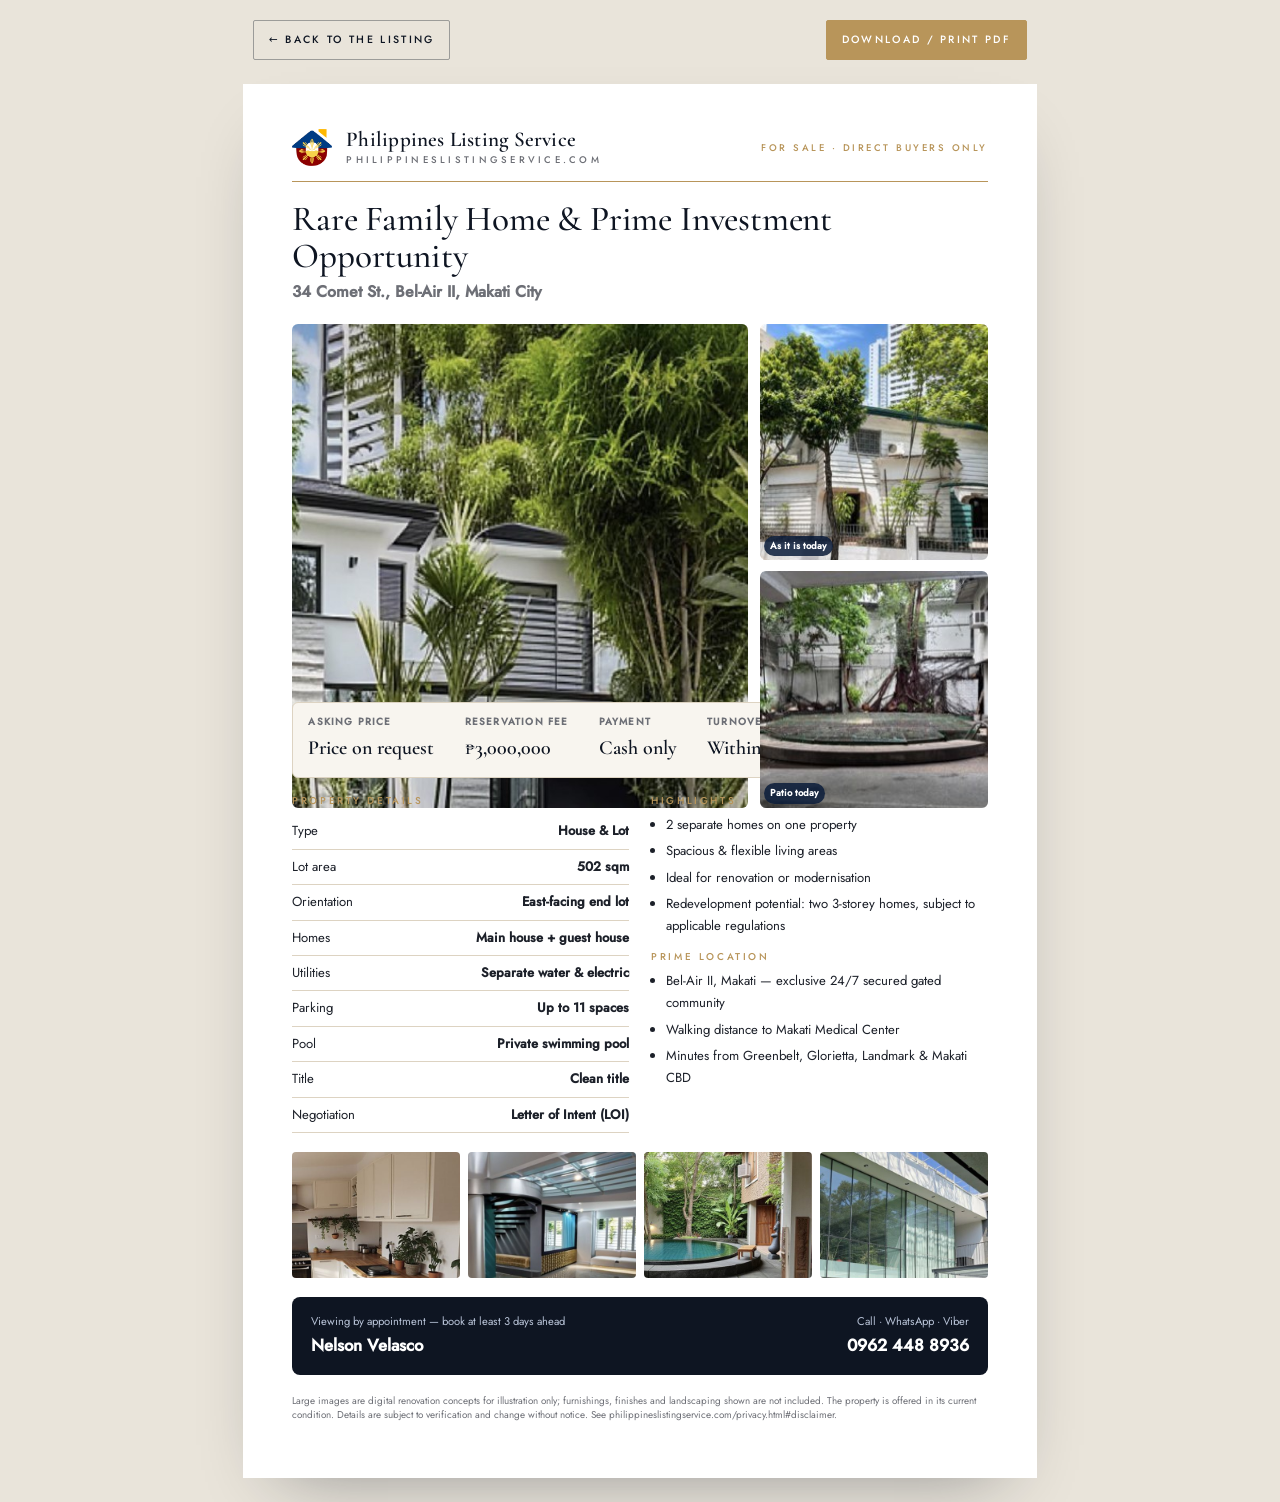
<file: fact-sheet.html>
<!DOCTYPE html>
<html lang="en">
<head>
<meta charset="utf-8">
<meta name="viewport" content="width=device-width, initial-scale=1">
<title>Fact Sheet — Bel-Air II, Makati | Philippines Listing Service</title>
<meta name="description" content="One-page fact sheet: 502 sqm house and lot with guest house and pool, 34 Comet St., Bel-Air II, Makati.">
<meta name="robots" content="noindex">
<link rel="icon" type="image/png" sizes="32x32" href="images/brand/favicon-32.png">
<link rel="preload" href="assets/fonts/cormorant-garamond-latin-500-normal.woff2" as="font" type="font/woff2" crossorigin>
<link rel="stylesheet" href="assets/css/style.css">
<style>
  body{background:#e9e4da}
  .sheet{width:210mm;min-height:297mm;margin:24px auto;background:#fff;padding:12mm 13mm;box-shadow:var(--shadow);display:flex;flex-direction:column;gap:5mm}
  .fs-top{display:flex;justify-content:space-between;align-items:center;border-bottom:1px solid var(--gold);padding-bottom:4mm}
  .fs-top .logo img{width:40px}
  .fs-tag{font-size:.6rem;font-weight:500;letter-spacing:.26em;text-transform:uppercase;color:var(--gold)}
  .fs-hero{display:grid;grid-template-columns:2fr 1fr;gap:3mm;height:95mm}
  .fs-hero > img{height:95mm}
  .fs-hero img{width:100%;height:100%;object-fit:cover;border-radius:6px}
  .fs-hero .stack{display:grid;gap:3mm}
  .fs-hero .stack figure{margin:0;position:relative}
  .fs-hero figcaption{position:absolute;left:4px;bottom:4px;background:rgba(11,29,58,.85);color:#fff;font-size:.6rem;font-weight:700;padding:2px 6px;border-radius:99px}
  .fs h1{font-size:2.2rem;margin:0;font-weight:500}
  .fs-addr{color:var(--muted);font-weight:600;margin:1mm 0 0}
  .fs-cols{display:grid;grid-template-columns:1fr 1fr;gap:6mm}
  .fs table{width:100%;border-collapse:collapse;font-size:.82rem}
  .fs td{padding:1.6mm 0;border-bottom:1px solid var(--line)}
  .fs td:last-child{text-align:right;font-weight:700}
  .fs h2{font-family:var(--body);font-size:.62rem;font-weight:500;letter-spacing:.26em;text-transform:uppercase;color:var(--gold);margin:0 0 2mm}
  .fs ul{margin:0;padding-left:4mm;font-size:.82rem}
  .fs li{margin-bottom:1mm}
  .fs-price{display:flex;flex-wrap:wrap;gap:4mm 8mm;background:var(--ivory);border:1px solid var(--line);border-radius:6px;padding:3mm 4mm}
  .fs-price small{display:block;font-size:.62rem;font-weight:800;letter-spacing:.12em;text-transform:uppercase;color:var(--muted)}
  .fs-price b{font-family:var(--display);font-size:1.25rem;color:var(--navy)}
  .fs-strip{display:grid;grid-template-columns:repeat(4,1fr);gap:2mm}
  .fs-strip img{aspect-ratio:4/3;object-fit:cover;border-radius:4px;width:100%}
  .fs-contact{margin-top:auto;background:var(--navy);color:#fff;border-radius:8px;padding:4mm 5mm;display:flex;justify-content:space-between;align-items:center;gap:4mm}
  .fs-contact b{font-size:1.05rem}
  .fs-contact small{color:#b9c4d8;display:block;font-size:.7rem}
  .fs-note{font-size:.62rem;color:var(--muted);line-height:1.4}
  .fs-bar{max-width:210mm;margin:20px auto 0;display:flex;justify-content:space-between;gap:10px;flex-wrap:wrap;padding:0 10px}
  @page{size:A4;margin:0}
  @media print{body{background:#fff}.sheet{margin:0;box-shadow:none;width:auto;min-height:auto;height:297mm}.fs-bar{display:none}*{-webkit-print-color-adjust:exact;print-color-adjust:exact}}
  @media (max-width:820px){.sheet{width:auto;margin:12px;padding:16px}.fs-cols,.fs-hero{grid-template-columns:1fr}}
</style>
</head>
<body data-autoprint>
<div class="fs-bar">
  <a class="btn btn--ghost btn--sm" href="bel-air-property.html">← Back to the listing</a>
  <button class="btn btn--primary btn--sm" type="button" onclick="window.print()">Download / Print PDF</button>
</div>
<article class="sheet fs">
  <div class="fs-top">
    <span class="logo"><img src="images/brand/pls-logo.png" alt=""><span class="logo__text"><span class="logo__name">Philippines Listing Service</span><span class="logo__sub">philippineslistingservice.com</span></span></span>
    <span class="fs-tag">For sale · Direct buyers only</span>
  </div>
  <div>
    <h1>Rare Family Home &amp; Prime Investment Opportunity</h1>
    <p class="fs-addr">34 Comet St., Bel-Air II, Makati City</p>
  </div>
  <div class="fs-hero">
    <img src="images/property/front-house/belair-front-house-001-c.jpg" alt="Front house renovation concept">
    <div class="stack">
      <figure><img src="images/property/as-is/as-is-front-house.jpg" alt="Front house today"><figcaption>As it is today</figcaption></figure>
      <figure><img src="images/property/as-is/as-is-patio.jpg" alt="Patio and pool area today"><figcaption>Patio today</figcaption></figure>
    </div>
  </div>
  <div class="fs-price">
    <div><small>Asking price</small><b data-price>Price on request</b></div>
    <div><small>Reservation fee</small><b>₱3,000,000</b></div>
    <div><small>Payment</small><b>Cash only</b></div>
    <div><small>Turnover</small><b>Within 1 month</b></div>
  </div>
  <div class="fs-cols">
    <div>
      <h2>Property details</h2>
      <table>
        <tr><td>Type</td><td>House &amp; Lot</td></tr>
        <tr><td>Lot area</td><td>502 sqm</td></tr>
        <tr><td>Orientation</td><td>East-facing end lot</td></tr>
        <tr><td>Homes</td><td>Main house + guest house</td></tr>
        <tr><td>Utilities</td><td>Separate water &amp; electric</td></tr>
        <tr><td>Parking</td><td>Up to 11 spaces</td></tr>
        <tr><td>Pool</td><td>Private swimming pool</td></tr>
        <tr><td>Title</td><td>Clean title</td></tr>
        <tr><td>Negotiation</td><td>Letter of Intent (LOI)</td></tr>
      </table>
    </div>
    <div>
      <h2>Highlights</h2>
      <ul>
        <li>2 separate homes on one property</li>
        <li>Spacious &amp; flexible living areas</li>
        <li>Ideal for renovation or modernisation</li>
        <li>Redevelopment potential: two 3-storey homes, subject to applicable regulations</li>
      </ul>
      <h2 style="margin-top:4mm">Prime location</h2>
      <ul>
        <li>Bel-Air II, Makati — exclusive 24/7 secured gated community</li>
        <li>Walking distance to Makati Medical Center</li>
        <li>Minutes from Greenbelt, Glorietta, Landmark &amp; Makati CBD</li>
      </ul>
    </div>
  </div>
  <div class="fs-strip">
    <img src="images/property/kitchen/belair-kitchen-012-cs.jpg" alt="Kitchen concept">
    <img src="images/property/living-room/belair-living-room-016-cs.jpg" alt="Living room concept">
    <img src="images/property/patio/belair-patio-042-cs.jpg" alt="Patio concept">
    <img src="images/property/guest-house/belair-guest-house-047-cs.jpg" alt="Guest house concept">
  </div>
  <div class="fs-contact">
    <div><small>Viewing by appointment — book at least 3 days ahead</small><b data-bind="agent.name">Nelson Velasco</b></div>
    <div style="text-align:right"><small>Call · WhatsApp · Viber</small><b data-bind="agent.phoneDisplay">0962 448 8936</b></div>
  </div>
  <p class="fs-note">Large images are digital renovation concepts for illustration only; furnishings, finishes and landscaping shown are not included. The property is offered in its current condition. Details are subject to verification and change without notice. See philippineslistingservice.com/privacy.html#disclaimer.</p>
</article>
<script src="assets/js/config.js"></script>
<script src="assets/js/main.js"></script>
</body>
</html>
</file>
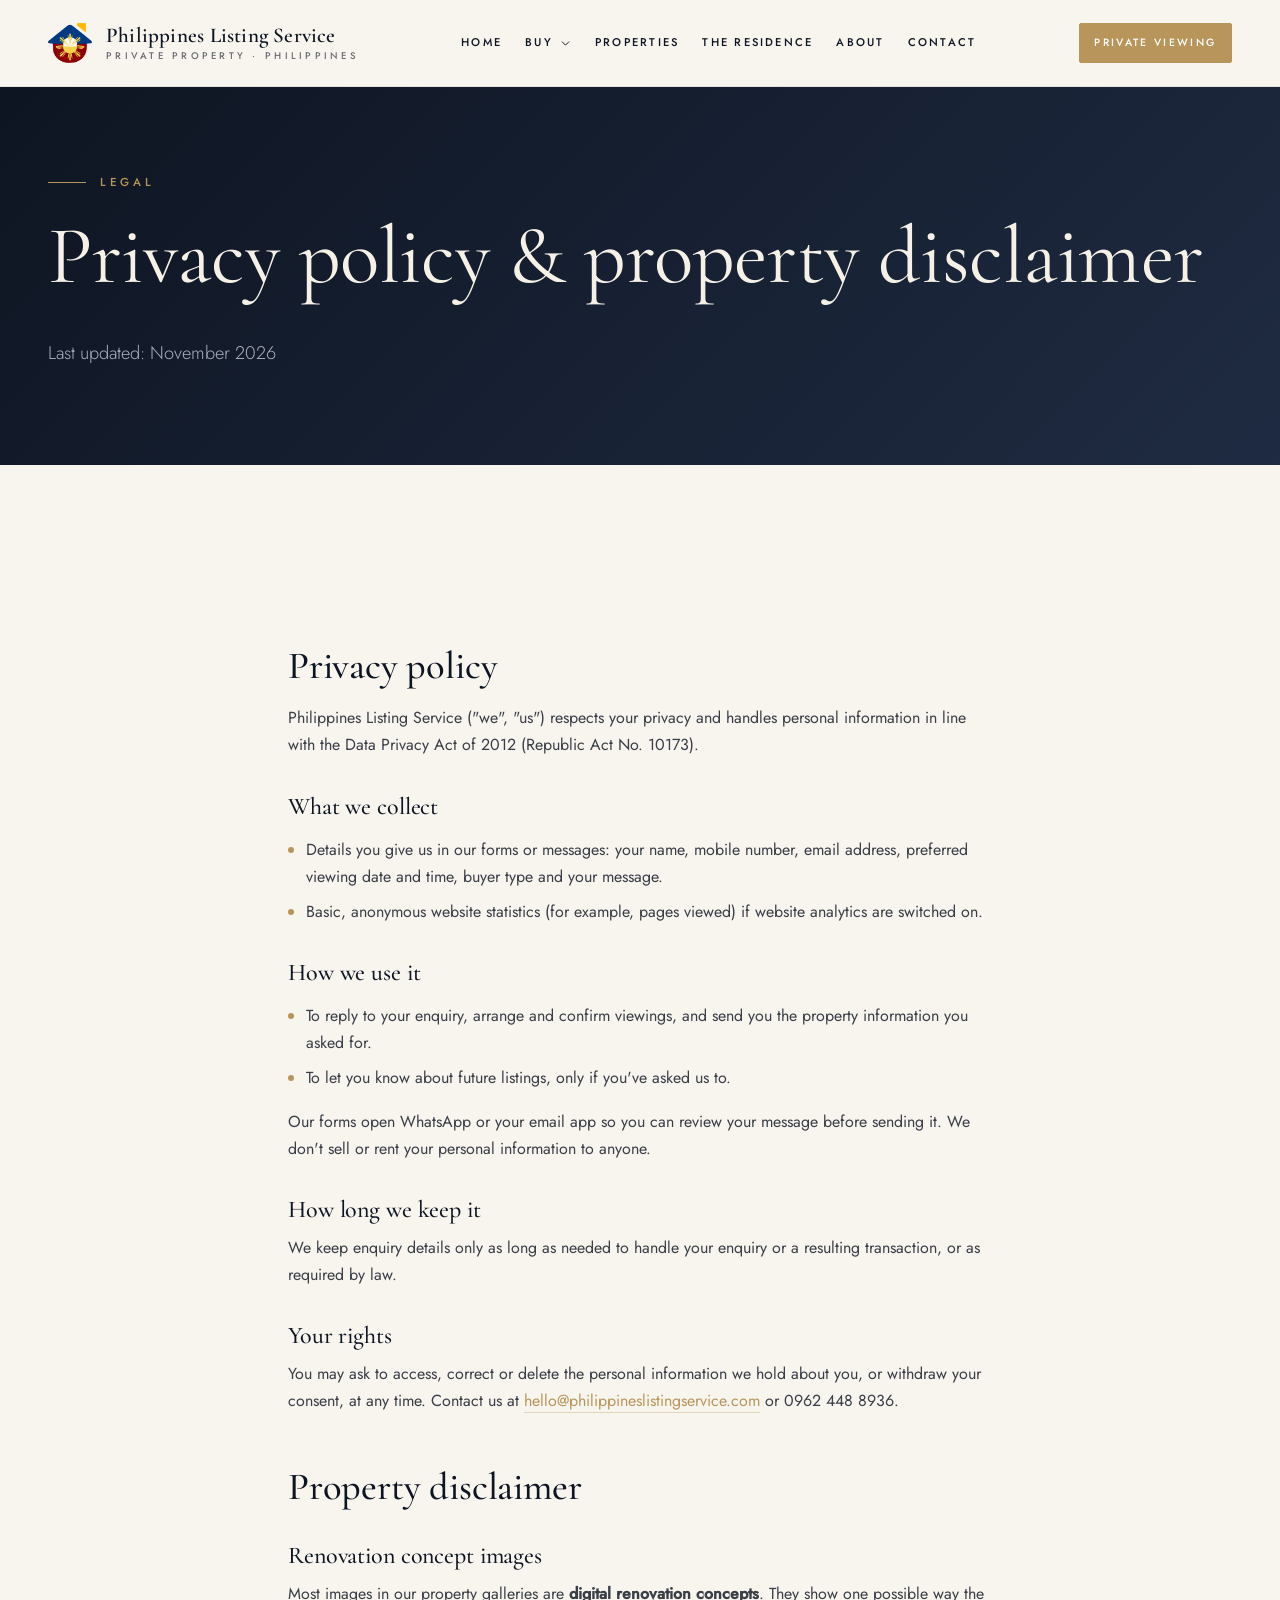
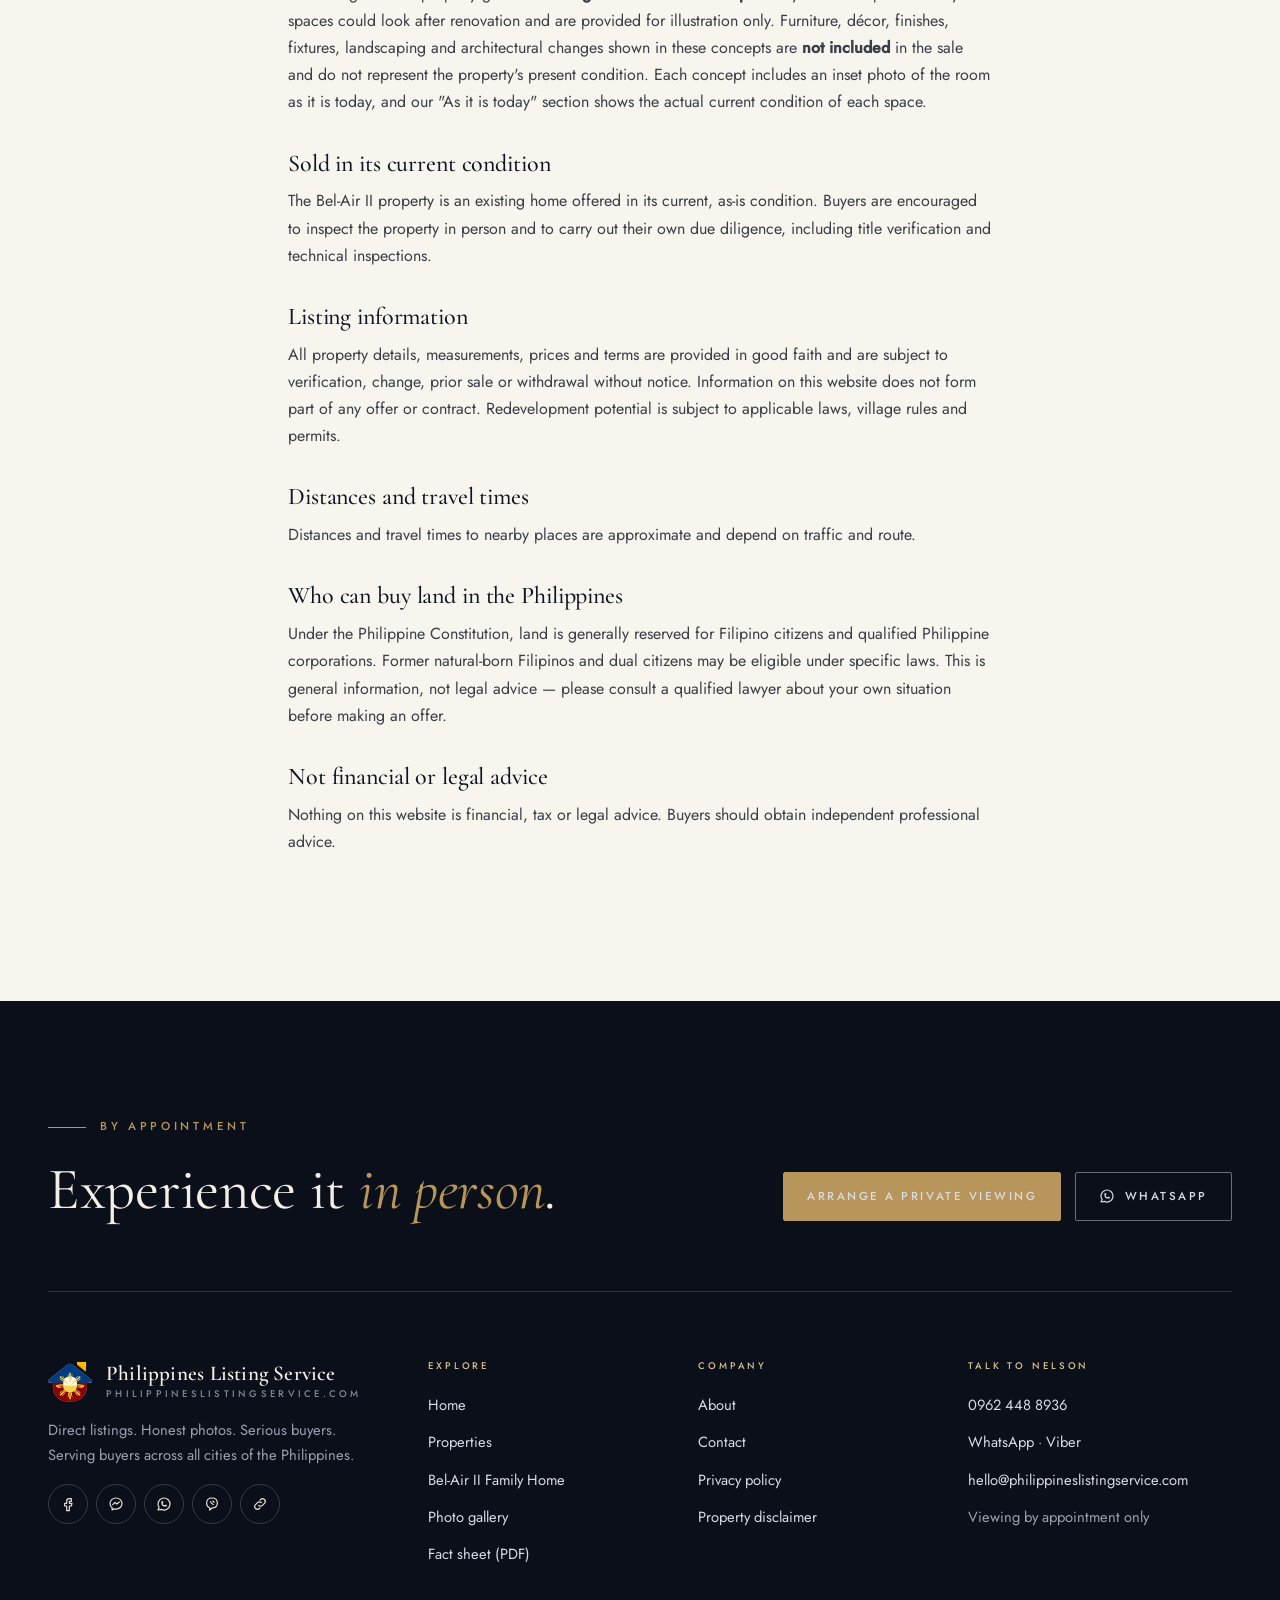
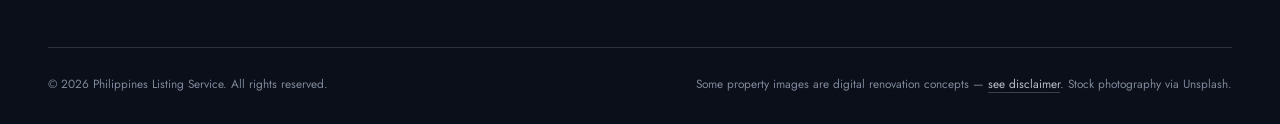
<file: privacy.html>
<!DOCTYPE html>
<html lang="en">
<head>
<meta charset="utf-8">
<meta name="viewport" content="width=device-width, initial-scale=1">
<title>Privacy Policy & Property Disclaimer | Philippines Listing Service</title>
<meta name="description" content="How Philippines Listing Service handles your personal data under the Data Privacy Act of 2012, and important notes about listing information and renovation concept images.">
<link rel="canonical" href="https://philippineslistingservice.com/privacy.html">
<meta name="robots" content="index,follow">
<meta name="theme-color" content="#0b1d3a">
<link rel="icon" type="image/png" sizes="32x32" href="images/brand/favicon-32.png">
<link rel="preload" href="assets/fonts/cormorant-garamond-latin-500-normal.woff2" as="font" type="font/woff2" crossorigin>
<link rel="stylesheet" href="assets/css/style.css">
</head>
<body>
<div id="site-header"></div>
<main id="main">
  <section class="phero" style="padding:clamp(50px,6vw,80px) 0">
    <div class="phero__bg"></div>
    <div class="wrap"><span class="eyebrow">Legal</span><h1>Privacy policy &amp; property disclaimer</h1><p class="lead">Last updated: <span data-updated>November 2026</span></p></div>
  </section>
  <section class="section">
    <div class="wrap prose">
      <!-- TODO (client): have this reviewed by your lawyer before launch, and add your registered business name and address. -->
      <h2>Privacy policy</h2>
      <p>Philippines Listing Service ("we", "us") respects your privacy and handles personal information in line with the Data Privacy Act of 2012 (Republic Act No. 10173).</p>
      <h3>What we collect</h3>
      <ul>
        <li>Details you give us in our forms or messages: your name, mobile number, email address, preferred viewing date and time, buyer type and your message.</li>
        <li>Basic, anonymous website statistics (for example, pages viewed) if website analytics are switched on.</li>
      </ul>
      <h3>How we use it</h3>
      <ul>
        <li>To reply to your enquiry, arrange and confirm viewings, and send you the property information you asked for.</li>
        <li>To let you know about future listings, only if you've asked us to.</li>
      </ul>
      <p>Our forms open WhatsApp or your email app so you can review your message before sending it. We don't sell or rent your personal information to anyone.</p>
      <h3>How long we keep it</h3>
      <p>We keep enquiry details only as long as needed to handle your enquiry or a resulting transaction, or as required by law.</p>
      <h3>Your rights</h3>
      <p>You may ask to access, correct or delete the personal information we hold about you, or withdraw your consent, at any time. Contact us at <a data-href="mail" href="#"><span data-bind="agent.email">hello@philippineslistingservice.com</span></a> or <span data-bind="agent.phoneDisplay">0962 448 8936</span>.</p>

      <h2 id="disclaimer">Property disclaimer</h2>
      <h3>Renovation concept images</h3>
      <p>Most images in our property galleries are <b>digital renovation concepts</b>. They show one possible way the spaces could look after renovation and are provided for illustration only. Furniture, décor, finishes, fixtures, landscaping and architectural changes shown in these concepts are <b>not included</b> in the sale and do not represent the property's present condition. Each concept includes an inset photo of the room as it is today, and our "As it is today" section shows the actual current condition of each space.</p>
      <h3>Sold in its current condition</h3>
      <p>The Bel-Air II property is an existing home offered in its current, as-is condition. Buyers are encouraged to inspect the property in person and to carry out their own due diligence, including title verification and technical inspections.</p>
      <h3>Listing information</h3>
      <p>All property details, measurements, prices and terms are provided in good faith and are subject to verification, change, prior sale or withdrawal without notice. Information on this website does not form part of any offer or contract. Redevelopment potential is subject to applicable laws, village rules and permits.</p>
      <h3>Distances and travel times</h3>
      <p>Distances and travel times to nearby places are approximate and depend on traffic and route.</p>
      <h3>Who can buy land in the Philippines</h3>
      <p>Under the Philippine Constitution, land is generally reserved for Filipino citizens and qualified Philippine corporations. Former natural-born Filipinos and dual citizens may be eligible under specific laws. This is general information, not legal advice — please consult a qualified lawyer about your own situation before making an offer.</p>
      <h3>Not financial or legal advice</h3>
      <p>Nothing on this website is financial, tax or legal advice. Buyers should obtain independent professional advice.</p>
    </div>
  </section>
</main>
<div id="site-footer"></div>
<script src="assets/js/config.js"></script>
<script src="assets/js/main.js"></script>
</body>
</html>
</file>
<file: assets/css/style.css>
/* ==========================================================================
   Philippines Listing Service — luxury edition
   Ink + champagne on warm ivory. Cormorant Garamond for display, Jost for text.
   ========================================================================== */
/* Self-hosted fonts (SIL Open Font License) */
@font-face{font-family:"Cormorant Garamond";src:url("../fonts/cormorant-garamond-latin-400-normal.woff2") format("woff2");font-weight:400;font-style:normal;font-display:swap;unicode-range:U+0000-00FF,U+0131,U+0152-0153,U+02BB-02BC,U+02C6,U+02DA,U+02DC,U+0304,U+0308,U+0329,U+2000-206F,U+20AC,U+2122,U+2191,U+2193,U+2212,U+2215,U+FEFF,U+FFFD}
@font-face{font-family:"Cormorant Garamond";src:url("../fonts/cormorant-garamond-latin-500-normal.woff2") format("woff2");font-weight:500;font-style:normal;font-display:swap;unicode-range:U+0000-00FF,U+0131,U+0152-0153,U+02BB-02BC,U+02C6,U+02DA,U+02DC,U+0304,U+0308,U+0329,U+2000-206F,U+20AC,U+2122,U+2191,U+2193,U+2212,U+2215,U+FEFF,U+FFFD}
@font-face{font-family:"Cormorant Garamond";src:url("../fonts/cormorant-garamond-latin-600-normal.woff2") format("woff2");font-weight:600;font-style:normal;font-display:swap;unicode-range:U+0000-00FF,U+0131,U+0152-0153,U+02BB-02BC,U+02C6,U+02DA,U+02DC,U+0304,U+0308,U+0329,U+2000-206F,U+20AC,U+2122,U+2191,U+2193,U+2212,U+2215,U+FEFF,U+FFFD}
@font-face{font-family:"Cormorant Garamond";src:url("../fonts/cormorant-garamond-latin-400-italic.woff2") format("woff2");font-weight:400;font-style:italic;font-display:swap;unicode-range:U+0000-00FF,U+0131,U+0152-0153,U+02BB-02BC,U+02C6,U+02DA,U+02DC,U+0304,U+0308,U+0329,U+2000-206F,U+20AC,U+2122,U+2191,U+2193,U+2212,U+2215,U+FEFF,U+FFFD}
@font-face{font-family:"Cormorant Garamond";src:url("../fonts/cormorant-garamond-latin-500-italic.woff2") format("woff2");font-weight:500;font-style:italic;font-display:swap;unicode-range:U+0000-00FF,U+0131,U+0152-0153,U+02BB-02BC,U+02C6,U+02DA,U+02DC,U+0304,U+0308,U+0329,U+2000-206F,U+20AC,U+2122,U+2191,U+2193,U+2212,U+2215,U+FEFF,U+FFFD}
@font-face{font-family:"Jost";src:url("../fonts/jost-latin-300-normal.woff2") format("woff2");font-weight:300;font-style:normal;font-display:swap;unicode-range:U+0000-00FF,U+0131,U+0152-0153,U+02BB-02BC,U+02C6,U+02DA,U+02DC,U+0304,U+0308,U+0329,U+2000-206F,U+20AC,U+2122,U+2191,U+2193,U+2212,U+2215,U+FEFF,U+FFFD}
@font-face{font-family:"Jost";src:url("../fonts/jost-latin-400-normal.woff2") format("woff2");font-weight:400;font-style:normal;font-display:swap;unicode-range:U+0000-00FF,U+0131,U+0152-0153,U+02BB-02BC,U+02C6,U+02DA,U+02DC,U+0304,U+0308,U+0329,U+2000-206F,U+20AC,U+2122,U+2191,U+2193,U+2212,U+2215,U+FEFF,U+FFFD}
@font-face{font-family:"Jost";src:url("../fonts/jost-latin-500-normal.woff2") format("woff2");font-weight:500;font-style:normal;font-display:swap;unicode-range:U+0000-00FF,U+0131,U+0152-0153,U+02BB-02BC,U+02C6,U+02DA,U+02DC,U+0304,U+0308,U+0329,U+2000-206F,U+20AC,U+2122,U+2191,U+2193,U+2212,U+2215,U+FEFF,U+FFFD}
@font-face{font-family:"Cormorant Garamond";src:url("../fonts/cormorant-garamond-latin-ext-500-normal.woff2") format("woff2");font-weight:400;font-style:normal;font-display:swap;unicode-range:U+0100-02BA,U+02BD-02C5,U+02C7-02CC,U+02CE-02D7,U+02DD-02FF,U+1E00-1E9F,U+20A0-20AB,U+20AD-20C0,U+2113,U+2C60-2C7F,U+A720-A7FF}
@font-face{font-family:"Cormorant Garamond";src:url("../fonts/cormorant-garamond-latin-ext-500-normal.woff2") format("woff2");font-weight:500;font-style:normal;font-display:swap;unicode-range:U+0100-02BA,U+02BD-02C5,U+02C7-02CC,U+02CE-02D7,U+02DD-02FF,U+1E00-1E9F,U+20A0-20AB,U+20AD-20C0,U+2113,U+2C60-2C7F,U+A720-A7FF}
@font-face{font-family:"Cormorant Garamond";src:url("../fonts/cormorant-garamond-latin-ext-500-normal.woff2") format("woff2");font-weight:600;font-style:normal;font-display:swap;unicode-range:U+0100-02BA,U+02BD-02C5,U+02C7-02CC,U+02CE-02D7,U+02DD-02FF,U+1E00-1E9F,U+20A0-20AB,U+20AD-20C0,U+2113,U+2C60-2C7F,U+A720-A7FF}
@font-face{font-family:"Jost";src:url("../fonts/jost-latin-ext-400-normal.woff2") format("woff2");font-weight:300;font-style:normal;font-display:swap;unicode-range:U+0100-02BA,U+02BD-02C5,U+02C7-02CC,U+02CE-02D7,U+02DD-02FF,U+1E00-1E9F,U+20A0-20AB,U+20AD-20C0,U+2113,U+2C60-2C7F,U+A720-A7FF}
@font-face{font-family:"Jost";src:url("../fonts/jost-latin-ext-400-normal.woff2") format("woff2");font-weight:400;font-style:normal;font-display:swap;unicode-range:U+0100-02BA,U+02BD-02C5,U+02C7-02CC,U+02CE-02D7,U+02DD-02FF,U+1E00-1E9F,U+20A0-20AB,U+20AD-20C0,U+2113,U+2C60-2C7F,U+A720-A7FF}
@font-face{font-family:"Jost";src:url("../fonts/jost-latin-ext-500-normal.woff2") format("woff2");font-weight:500;font-style:normal;font-display:swap;unicode-range:U+0100-02BA,U+02BD-02C5,U+02C7-02CC,U+02CE-02D7,U+02DD-02FF,U+1E00-1E9F,U+20A0-20AB,U+20AD-20C0,U+2113,U+2C60-2C7F,U+A720-A7FF}

:root{
  --ink:#0e1522; --ink-2:#162033; --ink-3:#1f2b42;
  --gold:#b8955a; --gold-2:#d4bd8f; --gold-soft:#efe5d1;
  --ivory:#f8f5ef; --paper:#fffdf9; --stone:#ede7dc; --line:#ddd3c2; --line-dark:rgba(255,255,255,.14);
  --text:#1c2029; --muted:#6d6f76; --muted-light:#a9b0bd;
  --red:#a8191f; --ok:#2f6b4f; --wa:#1f7a4a; --viber:#5848b8;
  --display:"Cormorant Garamond", "Cormorant", Garamond, "Times New Roman", serif;
  --body:"Jost", "Futura", "Avenir Next", system-ui, -apple-system, "Segoe UI", sans-serif;
  --navy:#0e1522; --sand:#ede7dc; --royal:#1f2b42;
  --wrap:1240px; --r:2px; --ease:cubic-bezier(.2,.7,.2,1);
  --shadow:0 30px 70px -38px rgba(14,21,34,.45);
}
*,*::before,*::after{box-sizing:border-box}
html{scroll-behavior:smooth;-webkit-text-size-adjust:100%}
body{margin:0;font-family:var(--body);font-weight:400;font-size:16px;line-height:1.7;color:var(--text);background:var(--ivory);-webkit-font-smoothing:antialiased;text-rendering:optimizeLegibility}
img{max-width:100%;display:block}
a{color:inherit;text-decoration:none}
p a,.prose a,.notice a,.consent a{color:var(--gold);border-bottom:1px solid rgba(184,149,90,.35)}
p a:hover,.prose a:hover{border-color:var(--gold)}
button,input,select,textarea{font:inherit;color:inherit}
h1,h2,h3,h4{font-family:var(--display);font-weight:500;line-height:1.04;margin:0 0 .45em;letter-spacing:-.005em;color:var(--ink)}
h1{font-size:clamp(2.8rem,6.4vw,5.6rem)}
h2{font-size:clamp(2.2rem,4.4vw,3.7rem)}
h3{font-size:1.6rem}
h1 em,h2 em,h3 em{font-style:italic;font-weight:400;color:var(--gold)}
p{margin:0 0 1.1em}
.wrap{max-width:var(--wrap);margin:0 auto;padding:0 28px}
.sr-only{position:absolute!important;width:1px;height:1px;overflow:hidden;clip:rect(0 0 0 0);white-space:nowrap}
.skip{position:absolute;left:-999px;top:8px;background:var(--ink);color:#fff;padding:8px 14px;z-index:200}
.skip:focus{left:8px}
:focus-visible{outline:2px solid var(--gold);outline-offset:3px}
::selection{background:var(--gold-soft)}

/* Labels */
.eyebrow,.kicker{display:inline-flex;align-items:center;gap:14px;font-family:var(--body);font-size:.72rem;font-weight:500;letter-spacing:.32em;text-transform:uppercase;color:var(--gold);margin-bottom:1.4rem}
.eyebrow::before,.kicker::before{content:"";width:38px;height:1px;background:currentColor}
.num{font-family:var(--display);font-style:italic;color:var(--gold);font-size:1.05rem;letter-spacing:0;text-transform:none;margin-right:2px}
.lead{font-size:1.14rem;font-weight:300;line-height:1.75;color:var(--muted);max-width:60ch}
.section{padding:clamp(80px,10vw,150px) 0}
.section--sand{background:var(--stone)}
.section--paper{background:var(--paper)}
.section--navy,.section--ink{background:var(--ink);color:#c7ccd6}
.section--navy h2,.section--navy h3,.section--ink h2,.section--ink h3{color:#f4efe6}
.section--navy .lead,.section--ink .lead{color:var(--muted-light)}
.section--navy .form-card h2,.section--navy .form-card h3,.section--ink .form-card h2,.section--ink .form-card h3{color:var(--ink)}
.section-head{display:grid;grid-template-columns:1.1fr .9fr;gap:40px;align-items:end;margin-bottom:clamp(40px,5vw,70px)}
.section-head h2{margin:0}
.section-head .lead{margin:0;justify-self:end}
.section-head--center{grid-template-columns:1fr;text-align:center;justify-items:center}
.section-head--center .lead{justify-self:center}
.section-head--center .eyebrow::after{content:"";width:38px;height:1px;background:currentColor}

/* Buttons */
.btn{display:inline-flex;align-items:center;justify-content:center;gap:.8em;padding:1.15em 2em;border-radius:var(--r);border:1px solid transparent;font-family:var(--body);font-weight:500;font-size:.72rem;letter-spacing:.22em;text-transform:uppercase;cursor:pointer;white-space:nowrap;transition:background .35s var(--ease),color .35s var(--ease),border-color .35s var(--ease)}
.btn svg{width:16px;height:16px;flex:none}
.btn--primary,.btn--gold{background:var(--gold);color:#fff;border-color:var(--gold)}
.btn--primary:hover,.btn--gold:hover{background:#a38047;border-color:#a38047}
.btn--navy{background:var(--ink);color:#f4efe6;border-color:var(--ink)}
.btn--navy:hover{background:var(--ink-3)}
.btn--ghost{border-color:rgba(14,21,34,.35);color:var(--ink);background:transparent}
.btn--ghost:hover{border-color:var(--ink);background:var(--ink);color:#fff}
.btn--ghost-light{border-color:rgba(255,255,255,.4);color:#fff;background:transparent}
.btn--ghost-light:hover{background:#fff;color:var(--ink)}
.btn--wa{background:var(--wa);border-color:var(--wa);color:#fff}
.btn--wa:hover{background:#18633c}
.btn--viber{background:var(--viber);border-color:var(--viber);color:#fff}
.btn--sm{padding:.95em 1.4em;font-size:.66rem}
.btn--block{width:100%}
.link-arrow{display:inline-flex;align-items:center;gap:10px;font-size:.72rem;font-weight:500;letter-spacing:.22em;text-transform:uppercase;color:var(--ink);border-bottom:1px solid var(--gold);padding-bottom:6px}
.link-arrow svg{width:16px;height:16px;transition:transform .35s var(--ease)}
.link-arrow:hover svg{transform:translateX(4px)}
.section--ink .link-arrow,.section--navy .link-arrow{color:#f4efe6}

/* Header */
.topbar{display:none}
.header{position:sticky;top:0;z-index:50;background:rgba(248,245,239,.92);backdrop-filter:saturate(140%) blur(14px);border-bottom:1px solid rgba(14,21,34,.08);transition:background .4s,border-color .4s,color .4s}
.header .wrap{display:flex;align-items:center;justify-content:space-between;gap:24px;min-height:86px}
body.has-hero .header{position:fixed;left:0;right:0;background:transparent;border-color:transparent}
body.has-hero .header.is-scrolled{background:rgba(248,245,239,.95);border-color:rgba(14,21,34,.08)}
body.has-hero .header:not(.is-scrolled) .logo,body.has-hero .header:not(.is-scrolled) .nav > a,body.has-hero .header:not(.is-scrolled) .nav__drop > button{color:#fff}
body.has-hero .header:not(.is-scrolled) .logo__sub{color:rgba(255,255,255,.7)}
body.has-hero .header:not(.is-scrolled) .btn--ghost{border-color:rgba(255,255,255,.45);color:#fff}
body.has-hero .header:not(.is-scrolled) .burger{border-color:rgba(255,255,255,.4);color:#fff}
.logo{display:flex;align-items:center;gap:14px;color:var(--ink);flex:none}
.logo img{width:44px;height:auto}
.logo__text{display:flex;flex-direction:column;line-height:1}
.logo__name{font-family:var(--display);font-weight:600;font-size:1.32rem;letter-spacing:.01em;white-space:nowrap}
.logo__sub{font-size:.6rem;font-weight:500;letter-spacing:.34em;text-transform:uppercase;color:var(--muted);margin-top:6px}
.nav{display:flex;align-items:center;gap:4px}
.nav > a,.nav__drop > button{position:relative;color:var(--ink);font-weight:500;font-size:.7rem;letter-spacing:.2em;text-transform:uppercase;padding:.9em .85em;background:none;border:0;cursor:pointer;display:inline-flex;align-items:center;gap:6px;white-space:nowrap}
.nav > a::after{content:"";position:absolute;left:1em;right:1em;bottom:.45em;height:1px;background:var(--gold);transform:scaleX(0);transform-origin:left;transition:transform .4s var(--ease)}
.nav > a:hover::after,.nav > a[aria-current="page"]::after{transform:scaleX(1)}
.nav__drop{position:relative}
.nav__drop svg{width:13px;height:13px;transition:transform .3s}
.nav__drop[data-open="true"] svg{transform:rotate(180deg)}
.nav__menu{position:absolute;top:calc(100% + 14px);left:-10px;min-width:360px;background:var(--paper);color:var(--text);border:1px solid var(--line);box-shadow:var(--shadow);padding:12px;display:none}
.nav__drop[data-open="true"] .nav__menu{display:block}
.nav__menu a{display:flex;gap:14px;align-items:center;padding:12px;color:var(--text);transition:background .3s}
.nav__menu a:hover{background:var(--ivory)}
.nav__menu img{width:70px;height:52px;object-fit:cover}
.nav__menu b{font-family:var(--display);font-size:1.1rem;font-weight:600}
.nav__menu small{display:block;color:var(--muted);font-size:.78rem}
.nav__menu .tag{margin-left:auto}
.nav__menu hr{border:0;border-top:1px solid var(--line);margin:8px 6px}
.header__cta{display:flex;gap:10px;align-items:center}
.burger{display:none;width:46px;height:46px;border:1px solid var(--line);background:transparent;cursor:pointer;align-items:center;justify-content:center;color:var(--ink)}
.burger svg{width:22px;height:22px}

/* Tags */
.tag{display:inline-flex;align-items:center;gap:6px;font-size:.6rem;font-weight:500;letter-spacing:.24em;text-transform:uppercase;padding:.6em 1em;border-radius:var(--r);background:rgba(255,255,255,.92);color:var(--ink)}
.tag--gold,.tag--red{background:var(--gold);color:#fff}
.tag--navy,.tag--green{background:var(--ink);color:#f4efe6}
.tag--muted{background:rgba(255,255,255,.88);color:var(--muted)}
.tag--line{background:transparent;border:1px solid var(--line);color:var(--muted)}

/* ===== Luxury hero ===== */
.lux-hero{position:relative;min-height:100vh;min-height:100svh;background:var(--ink);color:#d3d7df;overflow:hidden;display:flex;flex-direction:column}
.lux-hero__bg{position:absolute;inset:0}
.lux-hero > .wrap{width:100%}
.lux-hero__bg img{width:100%;height:100%;object-fit:cover;transform:scale(1.08)}
.lux-hero__bg::after{content:"";position:absolute;inset:0;background:linear-gradient(90deg,rgba(14,21,34,.96) 0%,rgba(14,21,34,.82) 46%,rgba(14,21,34,.45) 100%),linear-gradient(0deg,rgba(14,21,34,.95),transparent 40%)}
.lux-hero__grid{position:relative;flex:1;display:grid;grid-template-columns:1.08fr .92fr;gap:clamp(40px,6vw,96px);align-items:center;padding-top:150px;padding-bottom:70px}
.lux-hero h1{color:#f6f1e7;font-weight:400;margin-bottom:.35em}
.lux-hero .lead{color:#b6bdca}
.lux-hero__terms{display:flex;margin:34px 0 40px;border-top:1px solid var(--line-dark);border-bottom:1px solid var(--line-dark);max-width:520px}
.lux-hero__terms div{flex:1;padding:18px 0}
.lux-hero__terms div + div{padding-left:28px;border-left:1px solid var(--line-dark)}
.lux-hero__terms span{display:block;font-size:.62rem;letter-spacing:.3em;text-transform:uppercase;color:var(--muted-light);margin-bottom:6px}
.lux-hero__terms strong{font-family:var(--display);font-weight:500;font-size:1.75rem;color:#f6f1e7;line-height:1.1}
.hero__actions,.lux-actions{display:flex;flex-wrap:wrap;gap:14px;align-items:center}
.lux-hero__art{position:relative;margin:0;justify-self:end;width:min(100%,500px)}
.lux-hero__frame{position:relative;aspect-ratio:4/5;overflow:hidden;box-shadow:0 60px 120px -40px rgba(0,0,0,.7)}
.lux-hero__frame img{width:100%;height:100%;object-fit:cover;animation:slowzoom 18s ease-out both}
.lux-hero__frame::after{content:"";position:absolute;inset:14px;border:1px solid rgba(255,255,255,.35);pointer-events:none}
@keyframes slowzoom{from{transform:scale(1.08)}to{transform:scale(1)}}
.lux-hero__cap{position:absolute;right:28px;top:28px;font-size:.58rem;letter-spacing:.28em;text-transform:uppercase;color:#fff;background:rgba(14,21,34,.55);padding:7px 12px;backdrop-filter:blur(6px)}
.lux-hero__asis{position:absolute;left:-56px;bottom:-34px;width:210px;background:var(--paper);padding:10px 10px 12px;box-shadow:0 30px 60px -20px rgba(0,0,0,.6);color:var(--text);display:block;transition:transform .5s var(--ease)}
.lux-hero__asis:hover{transform:translateY(-4px)}
.lux-hero__asis img{width:100%;aspect-ratio:4/3;object-fit:cover}
.lux-hero__asis span{display:block;font-family:var(--display);font-style:italic;font-size:1.1rem;margin-top:8px;color:var(--ink);line-height:1.2}
.lux-hero__asis small{display:block;font-size:.56rem;letter-spacing:.24em;text-transform:uppercase;color:var(--muted)}
.lux-stats{position:relative;display:grid;grid-template-columns:repeat(5,1fr);border-top:1px solid var(--line-dark)}
.lux-stats div{padding:28px 10px 34px;text-align:center}
.lux-stats div + div{border-left:1px solid var(--line-dark)}
.lux-stats b{display:block;font-family:var(--display);font-weight:500;font-size:clamp(1.9rem,3vw,2.7rem);color:#f6f1e7;line-height:1}
.lux-stats span{display:block;margin-top:10px;font-size:.6rem;letter-spacing:.3em;text-transform:uppercase;color:var(--muted-light)}
.lux-stats--light{border-top:1px solid var(--line);border-bottom:1px solid var(--line)}
.lux-stats--light div + div{border-color:var(--line)}
.lux-stats--light b{color:var(--ink)}
.lux-stats--light span{color:var(--muted)}

/* Marquee */
.marquee{background:var(--gold);color:#fff;overflow:hidden;white-space:nowrap}
.marquee__track{display:inline-flex;gap:46px;padding:15px 0;animation:marq 40s linear infinite;font-family:var(--display);font-style:italic;font-size:1.25rem}
.marquee__track span::after{content:"✦";font-style:normal;font-size:.7rem;margin-left:46px;opacity:.75;vertical-align:middle}
@keyframes marq{to{transform:translateX(-50%)}}

/* Editorial intro */
.intro{display:grid;grid-template-columns:.9fr 1.1fr;gap:clamp(40px,7vw,120px);align-items:start}
.intro__statement{font-family:var(--display);font-size:clamp(1.7rem,2.6vw,2.35rem);line-height:1.3;color:var(--ink);font-weight:400}
.spec{display:grid;grid-template-columns:1fr 1fr;border-top:1px solid var(--line);margin:34px 0 0}
.spec div{padding:18px 0;border-bottom:1px solid var(--line)}
.spec div:nth-child(odd){padding-right:24px}
.spec div:nth-child(even){padding-left:24px;border-left:1px solid var(--line)}
.spec dt{font-size:.6rem;letter-spacing:.28em;text-transform:uppercase;color:var(--muted);margin-bottom:4px}
.spec dd{margin:0;font-family:var(--display);font-size:1.3rem;color:var(--ink);font-weight:500}
.triptych{display:grid;grid-template-columns:1.5fr 1fr 1fr;gap:18px;margin-top:clamp(60px,7vw,100px);align-items:end}
.triptych figure{margin:0}
.triptych .ph{overflow:hidden;background:var(--stone)}
.triptych img{width:100%;height:100%;object-fit:cover;transition:transform 1.2s var(--ease)}
.triptych figure:hover img{transform:scale(1.04)}
.triptych figure:nth-child(1) .ph{aspect-ratio:4/5}
.triptych figure:nth-child(2) .ph{aspect-ratio:3/4}
.triptych figure:nth-child(3) .ph{aspect-ratio:1/1}
.triptych figcaption{display:flex;justify-content:space-between;align-items:baseline;gap:10px;margin-top:12px;font-size:.58rem;letter-spacing:.24em;text-transform:uppercase;color:var(--muted)}
.triptych figcaption b{font-family:var(--display);font-size:1.2rem;letter-spacing:0;text-transform:none;color:var(--ink);font-weight:500}

/* Rooms (dark editorial grid) */
.rooms{display:grid;grid-template-columns:repeat(4,1fr);grid-auto-rows:250px;grid-auto-flow:dense;gap:14px}
.room{position:relative;overflow:hidden;display:block;background:var(--ink-2);color:#fff}
.room img{width:100%;height:100%;object-fit:cover;transition:transform 1.4s var(--ease)}
.room:hover img{transform:scale(1.06)}
.room::after{content:"";position:absolute;inset:0;background:linear-gradient(180deg,transparent 45%,rgba(14,21,34,.85))}
.room::before{content:"";position:absolute;inset:12px;border:1px solid rgba(255,255,255,0);z-index:2;transition:border-color .5s}
.room:hover::before{border-color:rgba(255,255,255,.4)}
.room__label{position:absolute;left:22px;right:22px;bottom:18px;z-index:3;display:flex;justify-content:space-between;align-items:end;gap:10px}
.room__label b{font-family:var(--display);font-weight:500;font-size:1.45rem;line-height:1.05}
.room__label small{font-size:.56rem;letter-spacing:.26em;text-transform:uppercase;opacity:.8;white-space:nowrap}
.room--wide{grid-column:span 2;grid-row:span 2}
.room--tall{grid-row:span 2}
.room--long{grid-column:span 2}

/* Today vs concept */
.compare{display:grid;grid-template-columns:repeat(3,1fr);gap:clamp(24px,3vw,44px)}
.compare__pair{display:grid;grid-template-columns:1fr 1.25fr;gap:8px;align-items:end}
.compare__pair figure{margin:0;position:relative;overflow:hidden;background:var(--stone)}
.compare__pair figure:first-child{aspect-ratio:3/4}
.compare__pair figure:last-child{aspect-ratio:3/4.4}
.compare__pair img{width:100%;height:100%;object-fit:cover}
.compare__pair figcaption{position:absolute;left:10px;top:10px}
.compare__body{display:flex;justify-content:space-between;align-items:baseline;gap:8px;padding:16px 0 14px;border-bottom:1px solid var(--line)}
.compare__body b{font-family:var(--display);font-weight:500;font-size:1.45rem;color:var(--ink)}
.compare__body a{font-size:.6rem;letter-spacing:.24em;text-transform:uppercase;color:var(--gold)}
.notice{display:flex;gap:14px;border-left:2px solid var(--gold);background:rgba(184,149,90,.08);color:var(--text);padding:18px 22px;font-size:.9rem;line-height:1.65}
.notice svg{width:20px;height:20px;flex:none;color:var(--gold);margin-top:2px}

/* Address banner */
.address{position:relative;min-height:78vh;display:grid;place-items:center;text-align:center;color:#fff;overflow:hidden;background:linear-gradient(135deg,var(--ink),var(--ink-3));padding:120px 0}
.address__bg{position:absolute;inset:0}
.address__bg img{width:100%;height:100%;object-fit:cover}
.address__bg::after{content:"";position:absolute;inset:0;background:rgba(14,21,34,.62)}
.address .wrap{position:relative;max-width:900px}
.address .eyebrow{color:var(--gold-2)}
.address .eyebrow::after{content:"";width:38px;height:1px;background:currentColor}
.address h2{color:#f6f1e7;font-weight:400}
.address .lead{color:#d0d5de;margin:0 auto 34px}
.nearby-cols{display:grid;grid-template-columns:repeat(4,1fr);border-top:1px solid var(--line)}
.nearby-cols > div{padding:34px 28px 10px 0}
.nearby-cols > div + div{padding-left:28px;border-left:1px solid var(--line)}
.nearby-cols h3{font-size:1.5rem;display:flex;align-items:center;gap:10px}
.nearby-cols h3 svg{width:20px;height:20px;color:var(--gold);stroke-width:1.4}
.nearby-cols ul{list-style:none;margin:0;padding:0}
.nearby-cols li{padding:11px 0;border-bottom:1px solid var(--line);font-size:.9rem;display:flex;justify-content:space-between;gap:10px}
.nearby-cols li span{color:var(--muted);font-size:.78rem;white-space:nowrap}

/* Timeline */
.timeline{list-style:none;margin:0;padding:0;display:grid;grid-template-columns:repeat(5,1fr);position:relative;counter-reset:t}
.timeline::before{content:"";position:absolute;left:0;right:0;top:34px;height:1px;background:var(--line-dark)}
.timeline li{position:relative;padding:0 22px 0 0;counter-increment:t}
.timeline li::before{content:counter(t,upper-roman);display:grid;place-items:center;width:68px;height:68px;border:1px solid var(--gold);border-radius:50%;background:var(--ink);font-family:var(--display);font-size:1.35rem;color:var(--gold-2);margin-bottom:26px;position:relative}
.timeline b{display:block;font-family:var(--display);font-weight:500;font-size:1.5rem;color:#f4efe6;margin-bottom:6px}
.timeline p{font-size:.9rem;color:var(--muted-light);margin:0}
.steps{display:none}

/* Cards */
.grid{display:grid;gap:clamp(20px,2.4vw,32px)}
.grid--3{grid-template-columns:repeat(3,1fr)}
.grid--4{grid-template-columns:repeat(4,1fr)}
.grid--2{grid-template-columns:repeat(2,1fr)}
.pcard{background:var(--paper);display:flex;flex-direction:column;color:var(--text);transition:box-shadow .5s var(--ease)}
.pcard:hover{box-shadow:var(--shadow)}
.pcard__img{position:relative;aspect-ratio:4/5;overflow:hidden;background:linear-gradient(160deg,var(--ink-2),var(--ink-3))}
.pcard__img img{width:100%;height:100%;object-fit:cover;transition:transform 1.4s var(--ease)}
.pcard:hover .pcard__img img{transform:scale(1.05)}
.pcard__img .tag{position:absolute;left:18px;top:18px}
.pcard__count{position:absolute;right:18px;bottom:18px;background:rgba(14,21,34,.6);backdrop-filter:blur(6px);color:#fff;font-size:.6rem;letter-spacing:.2em;padding:7px 11px;display:flex;gap:7px;align-items:center}
.pcard__count svg{width:14px;height:14px}
.pcard__body{padding:26px 26px 22px;display:flex;flex-direction:column;gap:8px;flex:1}
.pcard__price{font-family:var(--display);font-size:1.7rem;font-weight:500;color:var(--ink);line-height:1.1}
.pcard__title{font-size:.95rem;font-weight:500;margin:0;color:var(--text)}
.pcard__loc{display:flex;gap:8px;align-items:center;color:var(--muted);font-size:.86rem}
.pcard__loc svg{width:15px;height:15px;color:var(--gold)}
.pcard__facts{display:flex;gap:18px;flex-wrap:wrap;font-size:.8rem;color:var(--muted);padding-top:16px;margin-top:auto;border-top:1px solid var(--line)}
.pcard__facts span{display:flex;align-items:center;gap:7px}
.pcard__facts svg{width:16px;height:16px;color:var(--gold)}
.pcard__facts a{font-size:.6rem;letter-spacing:.24em;text-transform:uppercase;color:var(--gold)}
.pcard__actions{display:flex;flex-wrap:wrap;gap:8px;padding:0 26px 26px}
.grid > *{min-width:0}
.pcard__actions .btn{flex:1;padding-left:.6em;padding-right:.6em}
.pcard--soon .pcard__img img{filter:grayscale(.5) brightness(.55)}
.pcard--soon .pcard__img::after{content:"Coming soon";position:absolute;inset:0;display:grid;place-items:center;color:#f4efe6;font-family:var(--display);font-style:italic;font-size:1.9rem}
.pcard--soon .pcard__price{font-size:1.35rem;color:var(--muted)}
.pcard--featured{grid-column:span 2;display:grid;grid-template-columns:1.15fr 1fr}
.pcard--featured .pcard__img{aspect-ratio:auto;min-height:540px}
.pcard--featured .pcard__body{padding:48px 46px 26px;gap:12px}
.pcard--featured .pcard__price{font-size:2.4rem}
.pcard--featured .pcard__title{font-family:var(--display);font-size:1.6rem;font-weight:500;color:var(--ink);line-height:1.2}
.pcard--featured .pcard__actions{padding:0 46px 46px}
.pcard__wrap{display:flex;flex-direction:column}

/* Tiles (About) */
.tiles{display:grid;grid-template-columns:repeat(4,1fr);border-top:1px solid var(--line)}
.tile{padding:38px 30px 30px 0;border-bottom:1px solid var(--line)}
.tile + .tile{padding-left:30px;border-left:1px solid var(--line)}
.tile__icon{width:40px;height:40px;color:var(--gold);margin-bottom:22px}
.tile__icon svg{width:30px;height:30px;stroke-width:1.3}
.tile h3{font-size:1.5rem;margin-bottom:.4em}
.tile p{color:var(--muted);font-size:.92rem;margin:0}

/* Split */
.split{display:grid;grid-template-columns:1fr 1fr;gap:clamp(40px,7vw,110px);align-items:center}
.split__media{position:relative;aspect-ratio:4/5;overflow:hidden;background:linear-gradient(160deg,var(--ink-2),var(--ink-3))}
.split__media img{width:100%;height:100%;object-fit:cover}
.split__media::after{content:"";position:absolute;inset:16px;border:1px solid rgba(255,255,255,.35);pointer-events:none}
.checklist{list-style:none;padding:0;margin:0 0 30px;display:grid;border-top:1px solid var(--line)}
.checklist li{display:flex;gap:14px;align-items:flex-start;padding:13px 0;border-bottom:1px solid var(--line)}
.checklist svg{width:18px;height:18px;flex:none;color:var(--gold);margin-top:4px}
.checklist--2{grid-template-columns:1fr 1fr;column-gap:40px}

/* Location (property page) */
.nearby{display:grid;grid-template-columns:1.15fr .85fr;gap:40px;align-items:stretch}
.map{overflow:hidden;min-height:440px;background:var(--stone);position:relative;filter:grayscale(.35)}
.map iframe{position:absolute;inset:0;width:100%;height:100%;border:0}
.ntabs{display:flex;gap:22px;flex-wrap:wrap;margin-bottom:6px;border-bottom:1px solid var(--line)}
.ntabs button{border:0;background:none;padding:10px 0 12px;font-size:.62rem;letter-spacing:.24em;text-transform:uppercase;cursor:pointer;display:flex;gap:8px;align-items:center;color:var(--muted);border-bottom:1px solid transparent;margin-bottom:-1px}
.ntabs button svg{width:16px;height:16px}
.ntabs button[aria-selected="true"]{color:var(--ink);border-color:var(--gold)}
.nlist{list-style:none;margin:0;padding:0}
.nlist li{display:flex;justify-content:space-between;gap:12px;padding:15px 0;border-bottom:1px solid var(--line);font-size:.95rem}
.nlist span{color:var(--muted);font-size:.8rem;white-space:nowrap}
.small-note{font-size:.8rem;color:var(--muted);margin-top:14px;font-style:italic}

/* Forms */
.enquire{display:grid;grid-template-columns:.95fr 1.05fr;gap:clamp(40px,7vw,110px);align-items:start}
.form-card{background:var(--paper);padding:clamp(28px,4vw,52px);color:var(--text);box-shadow:var(--shadow);position:relative}
.form-card h3{font-size:2rem;margin-bottom:.15em}
.form-grid{display:grid;grid-template-columns:1fr 1fr;gap:22px 26px;margin:28px 0}
.form-grid .full{grid-column:1/-1}
.field{display:flex;flex-direction:column;gap:4px}
.field label{font-size:.58rem;font-weight:500;letter-spacing:.28em;text-transform:uppercase;color:var(--muted)}
.field input,.field select,.field textarea{width:100%;border:0;border-bottom:1px solid var(--line);border-radius:0;padding:.75em 0;background:transparent;transition:border-color .3s;font-size:1rem;-webkit-appearance:none;appearance:none}
.field select{background-image:url("data:image/svg+xml,%3Csvg xmlns='http://www.w3.org/2000/svg' width='12' height='12' viewBox='0 0 24 24' fill='none' stroke='%23b8955a' stroke-width='2'%3E%3Cpath d='m6 9 6 6 6-6'/%3E%3C/svg%3E");background-repeat:no-repeat;background-position:right 2px center;padding-right:22px}
.field textarea{min-height:96px;resize:vertical}
.field input:focus,.field select:focus,.field textarea:focus{outline:none;border-color:var(--gold)}
.field--error input,.field--error select,.field--error textarea{border-color:var(--red)}
.field__err{color:var(--red);font-size:.75rem;display:none}
.field--error .field__err{display:block}
.consent{display:flex;gap:12px;font-size:.8rem;color:var(--muted);align-items:flex-start;line-height:1.55}
.consent input{margin-top:3px;width:16px;height:16px;flex:none;accent-color:var(--gold)}
.hp{position:absolute!important;left:-5000px!important;opacity:0}
.form-actions{display:flex;gap:10px;flex-wrap:wrap;margin-top:18px}
.form-success{display:none;text-align:center;padding:30px 10px}
.form-success svg{width:52px;height:52px;color:var(--gold);margin:0 auto 14px;stroke-width:1.2}
.form--sent .form-body{display:none}
.form--sent .form-success{display:block}
.seg{display:flex;border:1px solid var(--line);margin-top:22px}
.seg button{flex:1;border:0;background:none;padding:.9em .8em;font-size:.6rem;letter-spacing:.24em;text-transform:uppercase;cursor:pointer;color:var(--muted)}
.seg button[aria-selected="true"]{background:var(--ink);color:#f4efe6}
.contact-list{list-style:none;padding:0;margin:34px 0;border-top:1px solid var(--line-dark)}
.contact-list a,.contact-list div{display:flex;gap:18px;align-items:center;padding:20px 0;border-bottom:1px solid var(--line-dark);color:#f4efe6;transition:padding .4s var(--ease)}
.contact-list a:hover{padding-left:8px}
.contact-list svg{width:20px;height:20px;color:var(--gold);flex:none}
.contact-list small{display:block;color:var(--muted-light);font-size:.58rem;text-transform:uppercase;letter-spacing:.28em}
.contact-list span span{font-family:var(--display);font-size:1.35rem}

/* Property page */
.prop-top{padding-top:28px}
.crumbs{font-size:.6rem;letter-spacing:.24em;text-transform:uppercase;color:var(--muted);padding:6px 0 22px}
.crumbs span{margin:0 10px;color:var(--gold)}
.mosaic{display:grid;grid-template-columns:1.6fr 1fr 1fr;grid-template-rows:280px 280px;gap:10px;position:relative}
.mosaic button:not(.mosaic__all){all:unset;cursor:zoom-in;position:relative;overflow:hidden;background:var(--stone)}
.mosaic button:first-child{grid-row:span 2}
.mosaic img{display:block;width:100%;height:100%;object-fit:cover;transition:transform 1.2s var(--ease)}
.mosaic button:not(.mosaic__all):hover img{transform:scale(1.04)}
.mosaic__all{position:absolute;right:20px;bottom:20px;z-index:3;background:var(--paper);color:var(--ink);border-color:var(--paper)}
.mosaic__all:hover{background:var(--ink);color:#fff;border-color:var(--ink)}
.prop-head{display:grid;grid-template-columns:1fr auto;gap:40px;align-items:end;padding:60px 0 46px}
.prop-head h1{font-size:clamp(2.5rem,5vw,4.4rem);font-weight:400;margin-bottom:.25em}
.prop-head__addr{display:flex;gap:10px;align-items:center;color:var(--muted);font-size:1rem}
.prop-head__addr svg{width:18px;height:18px;color:var(--gold)}
.prop-price{text-align:right;border-left:1px solid var(--line);padding-left:36px}
.prop-price small{display:block;font-size:.58rem;letter-spacing:.28em;text-transform:uppercase;color:var(--muted)}
.prop-price strong{display:block;font-family:var(--display);font-weight:500;font-size:2.6rem;color:var(--ink);line-height:1.1;margin:6px 0}
.listing{display:grid;grid-template-columns:minmax(0,1fr) 380px;gap:clamp(40px,6vw,90px);align-items:start;padding-top:70px;padding-bottom:80px}
.listing > *{min-width:0}
.block{margin-bottom:100px;scroll-margin-top:160px}
.block__head{display:flex;align-items:baseline;gap:16px;margin-bottom:28px}
.block__head .num{font-size:1.3rem}
.block__head h2{margin:0;font-size:clamp(2rem,3.4vw,2.9rem)}
.details{display:grid;grid-template-columns:1fr 1fr;border-top:1px solid var(--line);margin:0}
.details div{display:flex;justify-content:space-between;gap:12px;padding:16px 0;border-bottom:1px solid var(--line);font-size:.95rem}
.details div:nth-child(odd){padding-right:26px}
.details div:nth-child(even){padding-left:26px;border-left:1px solid var(--line)}
.details dt{color:var(--muted);font-size:.6rem;letter-spacing:.24em;text-transform:uppercase;padding-top:5px}
.details dd{margin:0;font-family:var(--display);font-size:1.22rem;font-weight:500;text-align:right;color:var(--ink)}
.subnav{position:sticky;top:86px;z-index:20;background:rgba(248,245,239,.96);backdrop-filter:blur(10px);border-top:1px solid var(--line);border-bottom:1px solid var(--line)}
.subnav .wrap{display:flex;gap:34px;overflow-x:auto;scrollbar-width:none}
.subnav a{padding:19px 0;font-size:.6rem;letter-spacing:.26em;text-transform:uppercase;color:var(--muted);white-space:nowrap;border-bottom:1px solid transparent;margin-bottom:-1px}
.subnav a:hover,.subnav a.is-active{color:var(--ink);border-color:var(--gold)}
.rtabs{display:flex;gap:26px;overflow-x:auto;margin-bottom:26px;border-bottom:1px solid var(--line);scrollbar-width:thin}
.rtabs button{flex:none;border:0;background:none;padding:10px 0 14px;font-size:.6rem;letter-spacing:.22em;text-transform:uppercase;cursor:pointer;color:var(--muted);border-bottom:1px solid transparent;margin-bottom:-1px}
.rtabs button[aria-selected="true"]{color:var(--ink);border-color:var(--gold)}
.gallery{display:grid;grid-template-columns:repeat(3,1fr);gap:10px}
.gallery button{all:unset;cursor:zoom-in;aspect-ratio:1/1;overflow:hidden;background:var(--stone);position:relative}
.gallery img{width:100%;height:100%;object-fit:cover;transition:transform 1.2s var(--ease)}
.gallery button:hover img{transform:scale(1.06)}
.gallery small{position:absolute;left:12px;bottom:12px;background:rgba(14,21,34,.6);backdrop-filter:blur(6px);color:#fff;font-size:.54rem;letter-spacing:.22em;text-transform:uppercase;padding:6px 10px}
.asis{display:grid;grid-template-columns:repeat(4,1fr);gap:18px}
.asis figure{margin:0}
.asis button{all:unset;cursor:zoom-in;display:block;aspect-ratio:4/3;width:100%;overflow:hidden;background:var(--stone)}
.asis img{width:100%;height:100%;object-fit:cover;transition:transform 1s var(--ease)}
.asis button:hover img{transform:scale(1.05)}
.asis figcaption{padding:10px 0 0;font-family:var(--display);font-size:1.2rem;color:var(--ink)}
.side{position:sticky;top:170px;display:grid;gap:20px}
.side .form-card{padding:34px}
.agent{display:flex;gap:16px;align-items:center;margin-bottom:22px;padding-bottom:22px;border-bottom:1px solid var(--line)}
.agent__avatar{width:58px;height:58px;border-radius:50%;background:var(--ivory);border:1px solid var(--line);display:grid;place-items:center;flex:none}
.agent__avatar img{width:36px}
.agent b{display:block;font-family:var(--display);font-size:1.5rem;font-weight:500;color:var(--ink);line-height:1.1}
.agent small{color:var(--muted);font-size:.58rem;letter-spacing:.22em;text-transform:uppercase}
.quick{display:grid;grid-template-columns:1fr 1fr 1fr;gap:8px;margin-bottom:10px}
.quick .btn{padding:1em .4em;font-size:.58rem;letter-spacing:.14em}
.share{display:flex;gap:8px;flex-wrap:wrap}
.share a,.share button{width:40px;height:40px;border-radius:50%;display:grid;place-items:center;border:1px solid var(--line);background:transparent;color:var(--ink);cursor:pointer;transition:all .3s}
.share svg{width:16px;height:16px}
.share a:hover,.share button:hover{background:var(--gold);color:#fff;border-color:var(--gold)}
.prop-lede{font-family:var(--display);font-size:clamp(1.55rem,2.3vw,2rem);line-height:1.35;color:var(--ink);font-weight:400;margin-bottom:1em}
.terms-list{list-style:none;padding:0;margin:0}
.terms-list li{display:flex;justify-content:space-between;gap:10px;padding:13px 0;border-bottom:1px solid var(--line)}
.terms-list li:last-child{border-bottom:0}
.terms-list span{color:var(--muted);font-size:.58rem;letter-spacing:.22em;text-transform:uppercase;padding-top:5px}
.terms-list b{font-family:var(--display);font-size:1.2rem;font-weight:500;color:var(--ink);text-align:right}
.facts{display:none}

/* Lightbox */
.lb{position:fixed;inset:0;z-index:300;background:#0a0f19;display:none;flex-direction:column}
.lb[aria-hidden="false"]{display:flex}
.lb__top{display:flex;justify-content:space-between;align-items:center;padding:20px 28px;color:#fff;gap:10px}
.lb__top b{font-family:var(--display);font-weight:500;font-size:1.5rem}
.lb__top small{color:var(--muted-light);margin-left:12px;font-size:.62rem;letter-spacing:.26em}
.lb__stage{flex:1;position:relative;display:flex;align-items:center;justify-content:center;overflow:hidden;touch-action:pan-y}
.lb__stage > img{max-width:min(1100px,86vw);max-height:72vh;object-fit:contain;user-select:none;-webkit-user-drag:none}
.lb__asis{position:absolute;right:max(90px,calc(50% - 560px));bottom:14px;width:190px;background:var(--paper);padding:8px 8px 10px;box-shadow:0 20px 50px -10px rgba(0,0,0,.6)}
.lb__asis img{width:100%;aspect-ratio:4/3;object-fit:cover}
.lb__asis span{display:block;font-family:var(--display);font-style:italic;font-size:1rem;color:var(--ink);margin-top:6px}
.lb__asis[hidden]{display:none}
.lb__btn{position:absolute;top:50%;transform:translateY(-50%);width:56px;height:56px;border-radius:50%;border:1px solid rgba(255,255,255,.25);background:transparent;color:#fff;cursor:pointer;display:grid;place-items:center;transition:all .3s}
.lb__btn:hover{background:#fff;color:var(--ink)}
.lb__btn svg{width:22px;height:22px}
.lb__prev{left:24px}.lb__next{right:24px}
.lb__close{width:46px;height:46px;border-radius:50%;border:1px solid rgba(255,255,255,.25);background:transparent;color:#fff;cursor:pointer;display:grid;place-items:center}
.lb__close svg{width:20px;height:20px}
.lb__cap{color:var(--muted-light);text-align:center;padding:14px 18px 4px;font-style:italic;font-family:var(--display);font-size:1.08rem}
.lb__thumbs{display:flex;gap:6px;overflow-x:auto;padding:12px 28px 22px}
.lb__thumbs button{all:unset;flex:none;width:70px;height:70px;overflow:hidden;opacity:.4;cursor:pointer;transition:opacity .3s}
.lb__thumbs button[aria-current="true"]{opacity:1;outline:1px solid var(--gold);outline-offset:2px}
.lb__thumbs img{width:100%;height:100%;object-fit:cover}

/* Inner page hero */
.phero{position:relative;background:var(--ink);color:#c7ccd6;padding:clamp(90px,10vw,140px) 0 clamp(70px,8vw,110px);overflow:hidden}
.phero__bg{position:absolute;inset:0;background:linear-gradient(135deg,var(--ink),var(--ink-3))}
.phero__bg img{width:100%;height:100%;object-fit:cover;opacity:.35}
.phero .wrap{position:relative}
.phero h1{color:#f6f1e7;font-weight:400}
.phero .lead{color:var(--muted-light)}
.filters{display:flex;gap:30px;flex-wrap:wrap;align-items:end;padding:0 0 34px;margin-bottom:40px;border-bottom:1px solid var(--line)}
.filters .field{min-width:200px;flex:1}
.prose{max-width:760px}
.prose h2{font-size:2.4rem;margin-top:1.4em}
.prose h3{font-size:1.5rem;margin-top:1.5em}
.prose p,.prose li{color:#3a3e47}
.prose ul{padding-left:1.1em}
.prose li{margin-bottom:.5em}
.prose li::marker{color:var(--gold)}

/* Footer */
.footer{background:#0a0f19;color:#9aa2b1;padding:110px 0 0;font-size:.92rem}
.footer__cta{display:flex;justify-content:space-between;align-items:end;gap:30px;flex-wrap:wrap;padding-bottom:70px;margin-bottom:70px;border-bottom:1px solid var(--line-dark)}
.footer__cta h2{color:#f4efe6;margin:0;font-weight:400;font-size:clamp(2.2rem,4.6vw,4rem)}
.footer__grid{display:grid;grid-template-columns:1.5fr 1fr 1fr 1.2fr;gap:50px}
.footer h4{color:var(--gold-2);font-family:var(--body);font-size:.6rem;letter-spacing:.3em;text-transform:uppercase;font-weight:500;margin-bottom:22px}
.footer a{color:#d7dbe2;transition:color .3s}
.footer a:hover{color:var(--gold-2)}
.footer ul{list-style:none;padding:0;margin:0;display:grid;gap:12px}
.footer .logo{color:#f4efe6}
.footer .logo__sub{color:#7f8899}
.footer__bottom{border-top:1px solid var(--line-dark);margin-top:80px;padding:26px 0 30px;display:flex;justify-content:space-between;gap:20px;flex-wrap:wrap;font-size:.74rem;color:#7f8899}
.footer__bottom a{color:#b9bfca;border-bottom:1px solid rgba(255,255,255,.2)}
.footer .share a,.footer .share button{border-color:rgba(255,255,255,.18);color:#e5e1d9}

.mbar{display:none}
.img-missing{background:linear-gradient(160deg,var(--ink-2),var(--ink-3))!important}
.img-missing img{opacity:0}

/* Reveal */
.reveal{opacity:0;transform:translateY(28px);transition:opacity 1.1s var(--ease),transform 1.1s var(--ease)}
.reveal.is-in{opacity:1;transform:none}
.reveal-d1{transition-delay:.12s}.reveal-d2{transition-delay:.24s}
@media (prefers-reduced-motion:reduce){.reveal{opacity:1;transform:none;transition:none}.lux-hero__frame img,.marquee__track{animation:none}html{scroll-behavior:auto}}

/* Responsive */
@media (max-width:1280px){
  .header__cta .btn--ghost{display:none}
}
@media (max-width:1180px){
  .rooms{grid-template-columns:repeat(3,1fr)}
  .timeline{grid-template-columns:repeat(3,1fr);row-gap:44px}
  .timeline::before{display:none}
  .nearby-cols{grid-template-columns:1fr 1fr}
  .nearby-cols > div:nth-child(3){padding-left:0;border-left:0}
  .listing{grid-template-columns:1fr}
  .side{position:static;grid-template-columns:1fr 1fr}
  .footer__grid{grid-template-columns:1fr 1fr}
  .tiles{grid-template-columns:1fr 1fr}
  .tile:nth-child(odd){padding-left:0;border-left:0}
  .tile:nth-child(even){padding-left:30px;border-left:1px solid var(--line)}
}
@media (max-width:980px){
  .nav,.header__cta .btn--ghost{display:none}
  .burger{display:inline-flex}
  .nav.is-open{display:flex;position:absolute;top:100%;left:0;right:0;flex-direction:column;align-items:stretch;background:var(--paper);border-bottom:1px solid var(--line);padding:14px 28px 26px;box-shadow:var(--shadow)}
  .nav.is-open > a,.nav.is-open .nav__drop > button{color:var(--ink)!important;padding:1.1em 0;border-bottom:1px solid var(--line)}
  .nav.is-open > a::after{display:none}
  .nav.is-open .nav__menu{position:static;box-shadow:none;min-width:0;border:0;padding:0}
  .lux-hero__grid{grid-template-columns:1fr;padding-top:120px}
  .lux-hero__art{justify-self:center;width:min(100%,460px);margin:10px 0 50px}
  .lux-hero__asis{left:-14px;width:170px}
  .lux-stats{grid-template-columns:repeat(3,1fr)}
  .lux-stats div:nth-child(4){border-left:0}
  .lux-stats div:nth-child(n+4){border-top:1px solid var(--line-dark)}
  .lux-stats--light div:nth-child(n+4){border-top-color:var(--line)}
  .section-head{grid-template-columns:1fr;gap:20px}
  .section-head .lead{justify-self:start}
  .intro,.split,.nearby,.enquire{grid-template-columns:1fr}
  .triptych{grid-template-columns:1fr 1fr}
  .triptych figure:nth-child(1){grid-column:span 2}
  .triptych figure:nth-child(1) .ph{aspect-ratio:16/10}
  .compare{grid-template-columns:1fr 1fr}
  .grid--3{grid-template-columns:1fr 1fr}
  .pcard--featured{grid-column:1/-1;grid-template-columns:1fr}
  .pcard--featured .pcard__img{min-height:0;aspect-ratio:4/3}
  .mosaic{grid-template-columns:1fr 1fr;grid-template-rows:340px 170px}
  .mosaic button:first-child{grid-column:span 2;grid-row:auto}
  .mosaic button:nth-child(n+4):not(.mosaic__all){display:none}
  .prop-head{grid-template-columns:1fr;gap:24px}
  .prop-price{text-align:left;border-left:0;padding-left:0;border-top:1px solid var(--line);padding-top:20px}
  .asis{grid-template-columns:repeat(3,1fr)}
}
@media (max-width:640px){
  body{padding-bottom:64px}
  .wrap{padding-left:20px;padding-right:20px}
  .lux-hero__grid{padding-top:112px}
  .header .wrap{min-height:72px}
  .logo img{width:38px}
  .logo__name{font-size:1.12rem}
  .logo__sub{display:none}
  .header__cta .btn--primary{display:none}
  .subnav{top:72px}
  .lux-hero__terms{flex-direction:column}
  .lux-hero__terms div + div{padding-left:0;border-left:0;border-top:1px solid var(--line-dark)}
  .lux-stats{grid-template-columns:1fr 1fr}
  .lux-stats div:nth-child(n){border-left:0;border-top:1px solid var(--line-dark)}
  .lux-stats div:nth-child(even){border-left:1px solid var(--line-dark)}
  .lux-stats div:last-child{grid-column:span 2}
  .lux-stats--light div:nth-child(n){border-top-color:var(--line)}
  .lux-stats--light div:nth-child(even){border-left-color:var(--line)}
  .lux-hero__asis{width:140px;bottom:-26px}
  .rooms{grid-template-columns:1fr 1fr;grid-auto-rows:190px;gap:10px}
  .room--wide{grid-column:span 2}
  .room--tall{grid-row:span 1}
  .room--long{grid-column:span 2}
  .room__label{left:14px;right:14px;bottom:12px;flex-direction:column;align-items:flex-start;gap:2px}
  .room__label b{font-size:1.15rem}
  .spec,.details,.checklist--2{grid-template-columns:1fr}
  .spec div:nth-child(n),.details div:nth-child(n){padding-left:0;padding-right:0;border-left:0}
  .compare,.grid--3,.grid--2,.grid--4,.tiles{grid-template-columns:1fr}
  .tile:nth-child(n){padding-left:0;border-left:0}
  .timeline{grid-template-columns:1fr}
  .nearby-cols{grid-template-columns:1fr}
  .nearby-cols > div:nth-child(n){padding-left:0;border-left:0}
  .form-grid{grid-template-columns:1fr}
  .gallery{grid-template-columns:1fr 1fr;gap:6px}
  .asis{grid-template-columns:1fr 1fr}
  .side{grid-template-columns:1fr}
  .footer__grid{grid-template-columns:1fr}
  .lb__btn{width:44px;height:44px}
  .lb__prev{left:8px}.lb__next{right:8px}
  .lb__asis{width:120px;right:12px}
  .mbar{display:grid;grid-template-columns:repeat(4,1fr);position:fixed;left:0;right:0;bottom:0;z-index:60;background:var(--ink);border-top:1px solid rgba(255,255,255,.08)}
  .mbar a{display:flex;flex-direction:column;align-items:center;gap:4px;padding:10px 4px 11px;font-size:.54rem;letter-spacing:.2em;text-transform:uppercase;color:#e9e4da}
  .mbar svg{width:20px;height:20px;color:var(--gold-2)}
  .mbar .eq{background:var(--gold);color:#fff}.mbar .eq svg{color:#fff}
}
@media print{.header,.mbar,.footer,.subnav,.side{display:none!important}}
</file>
